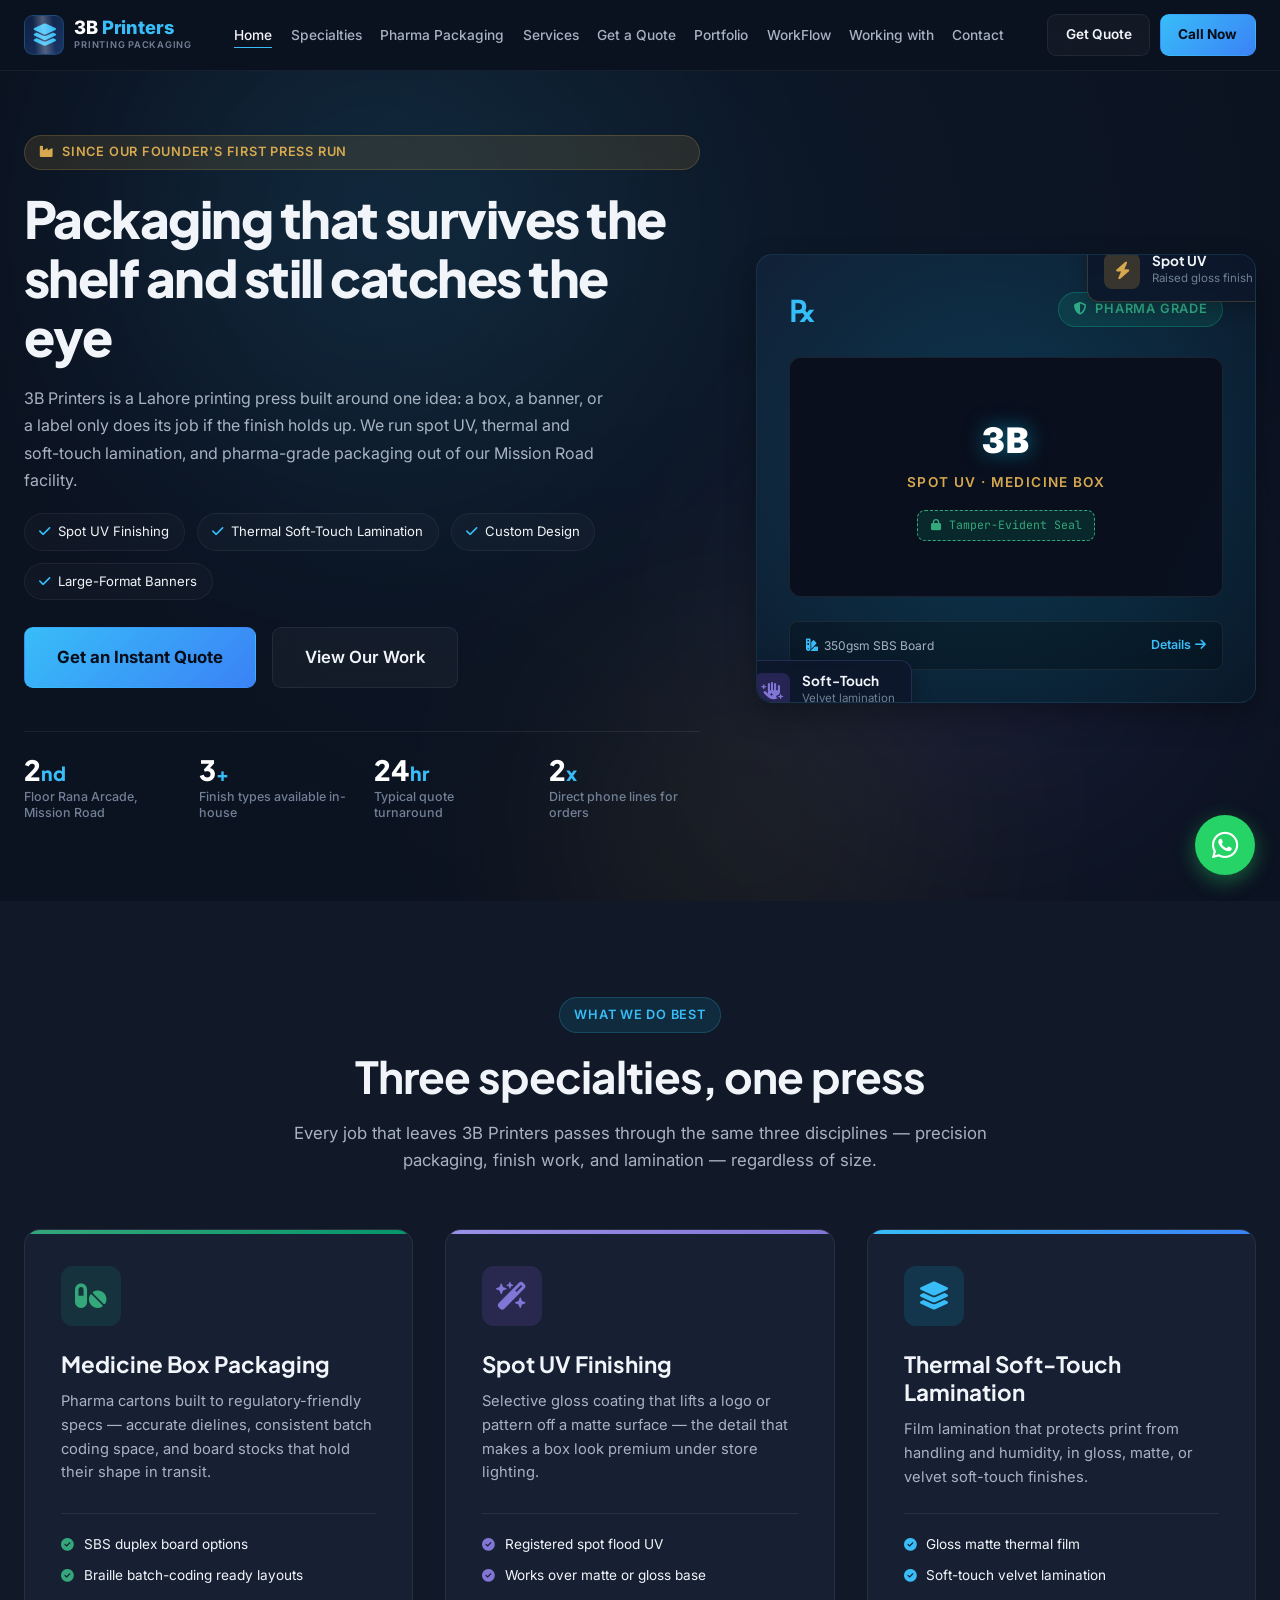
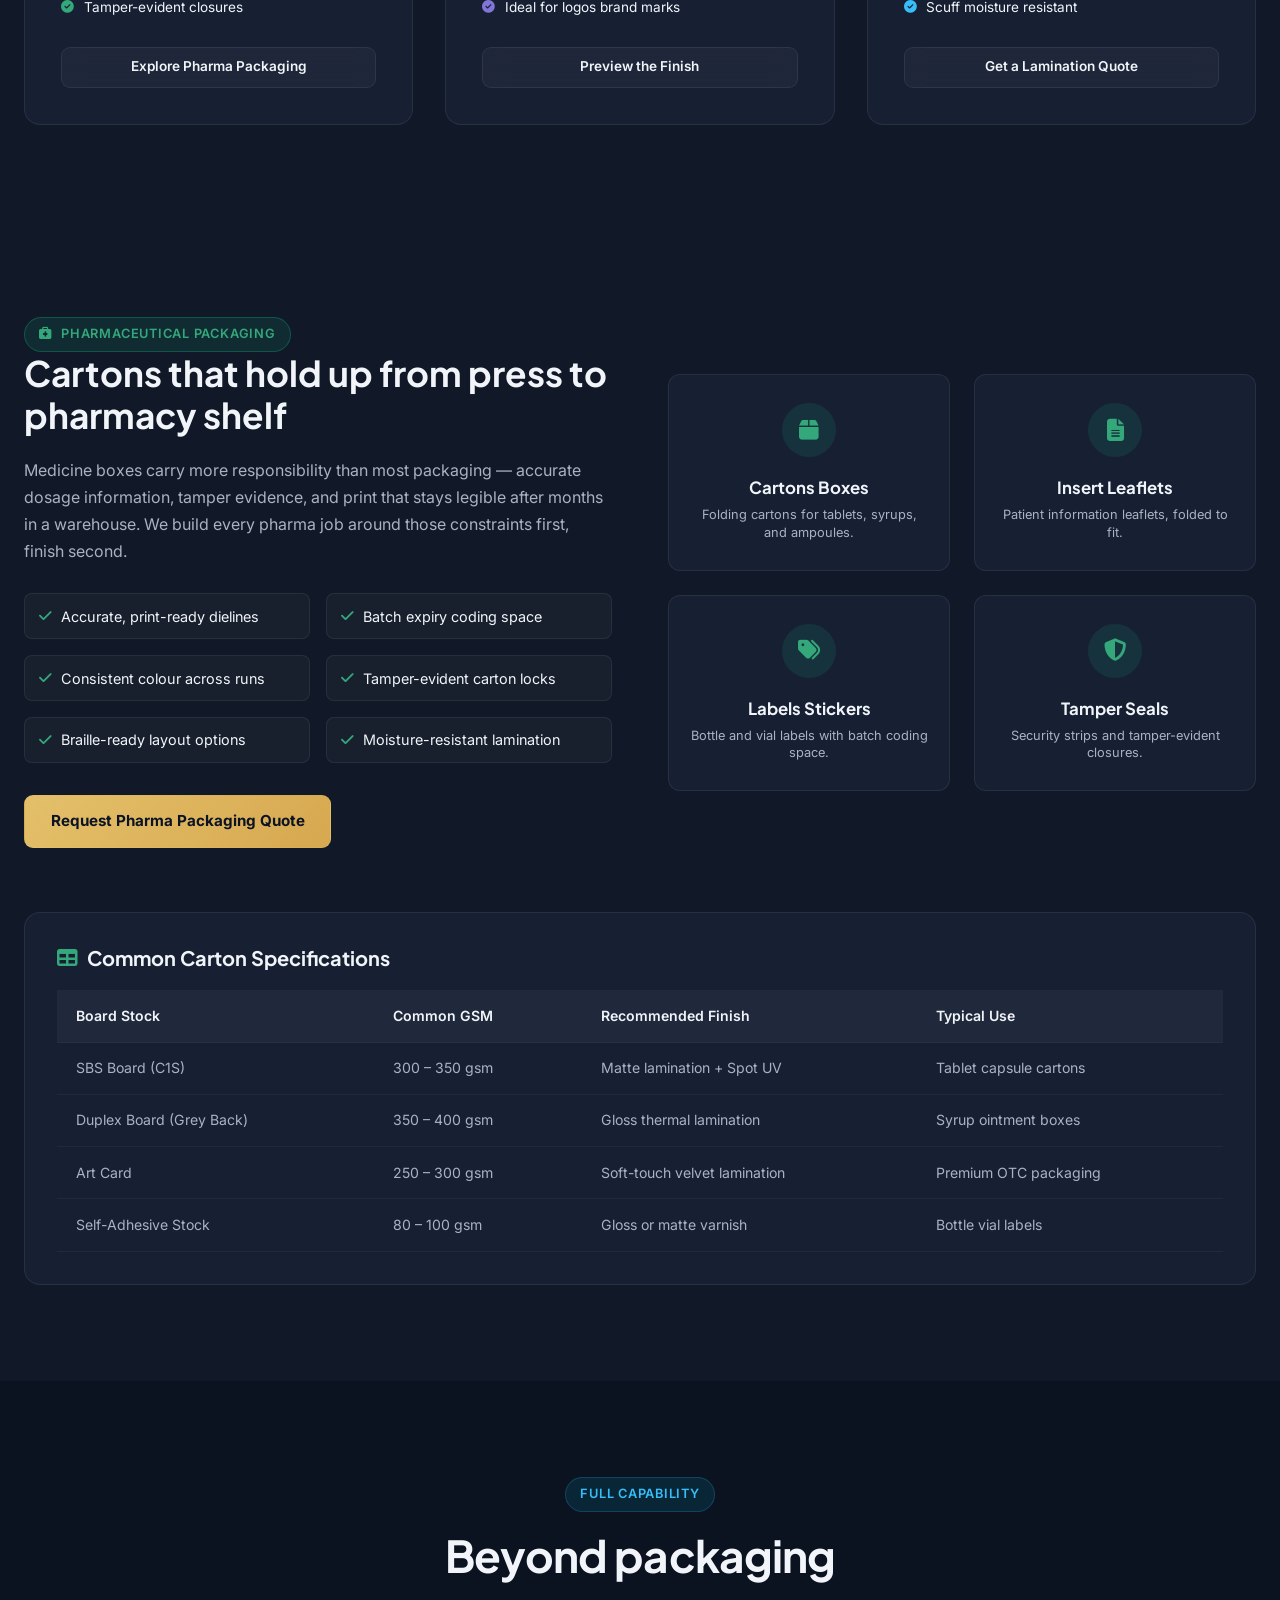
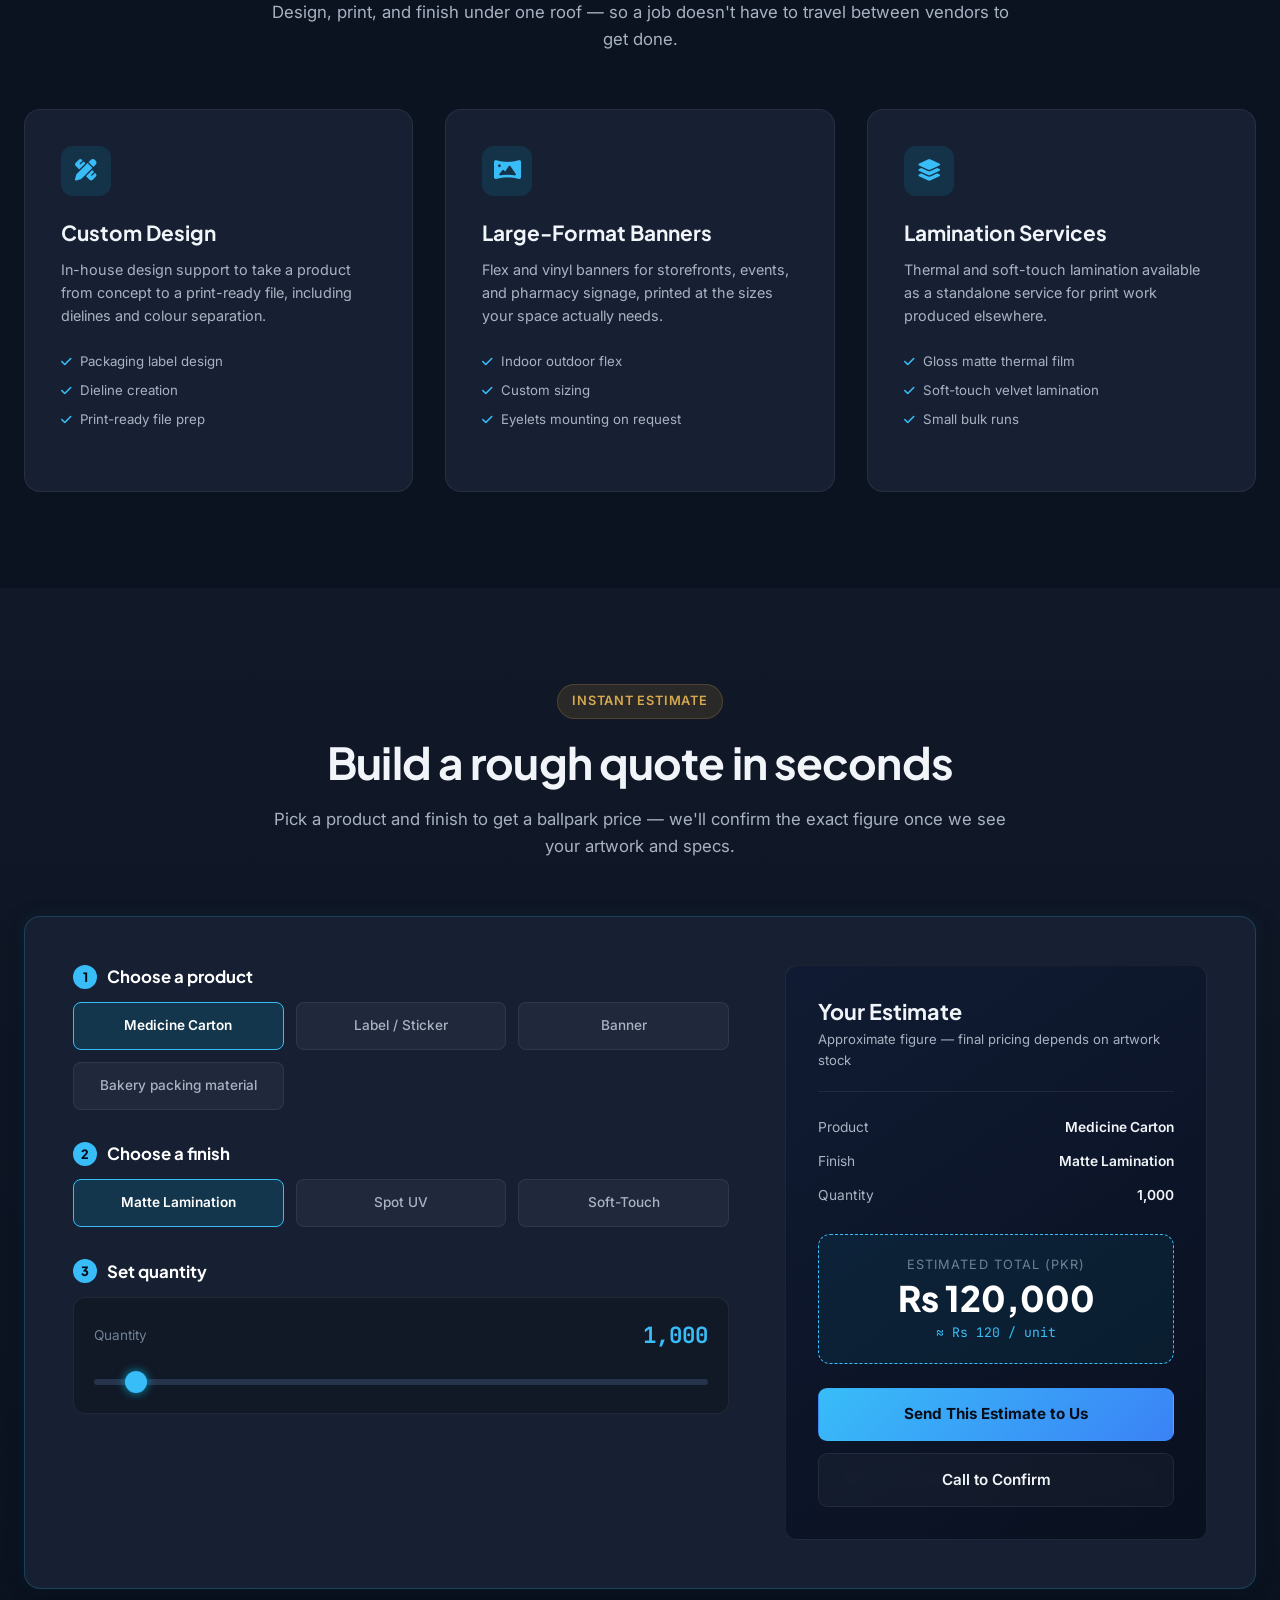
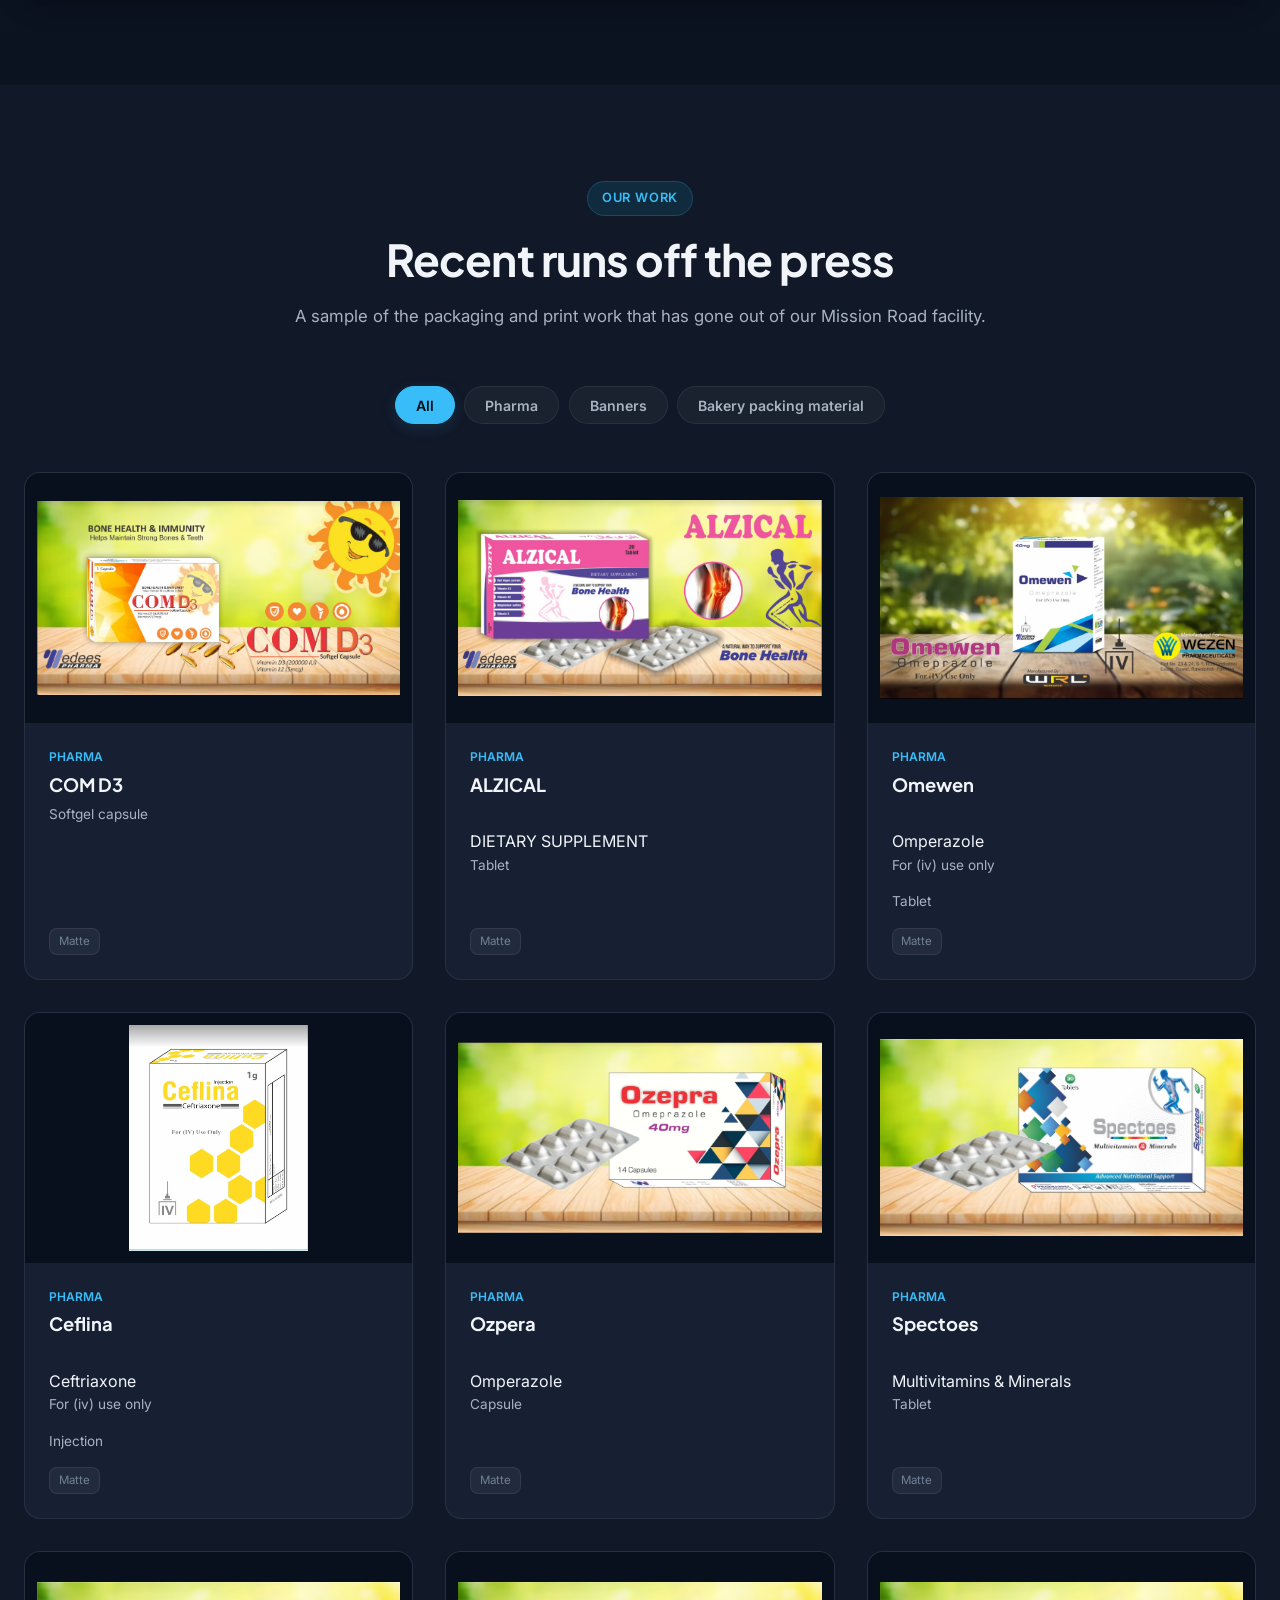
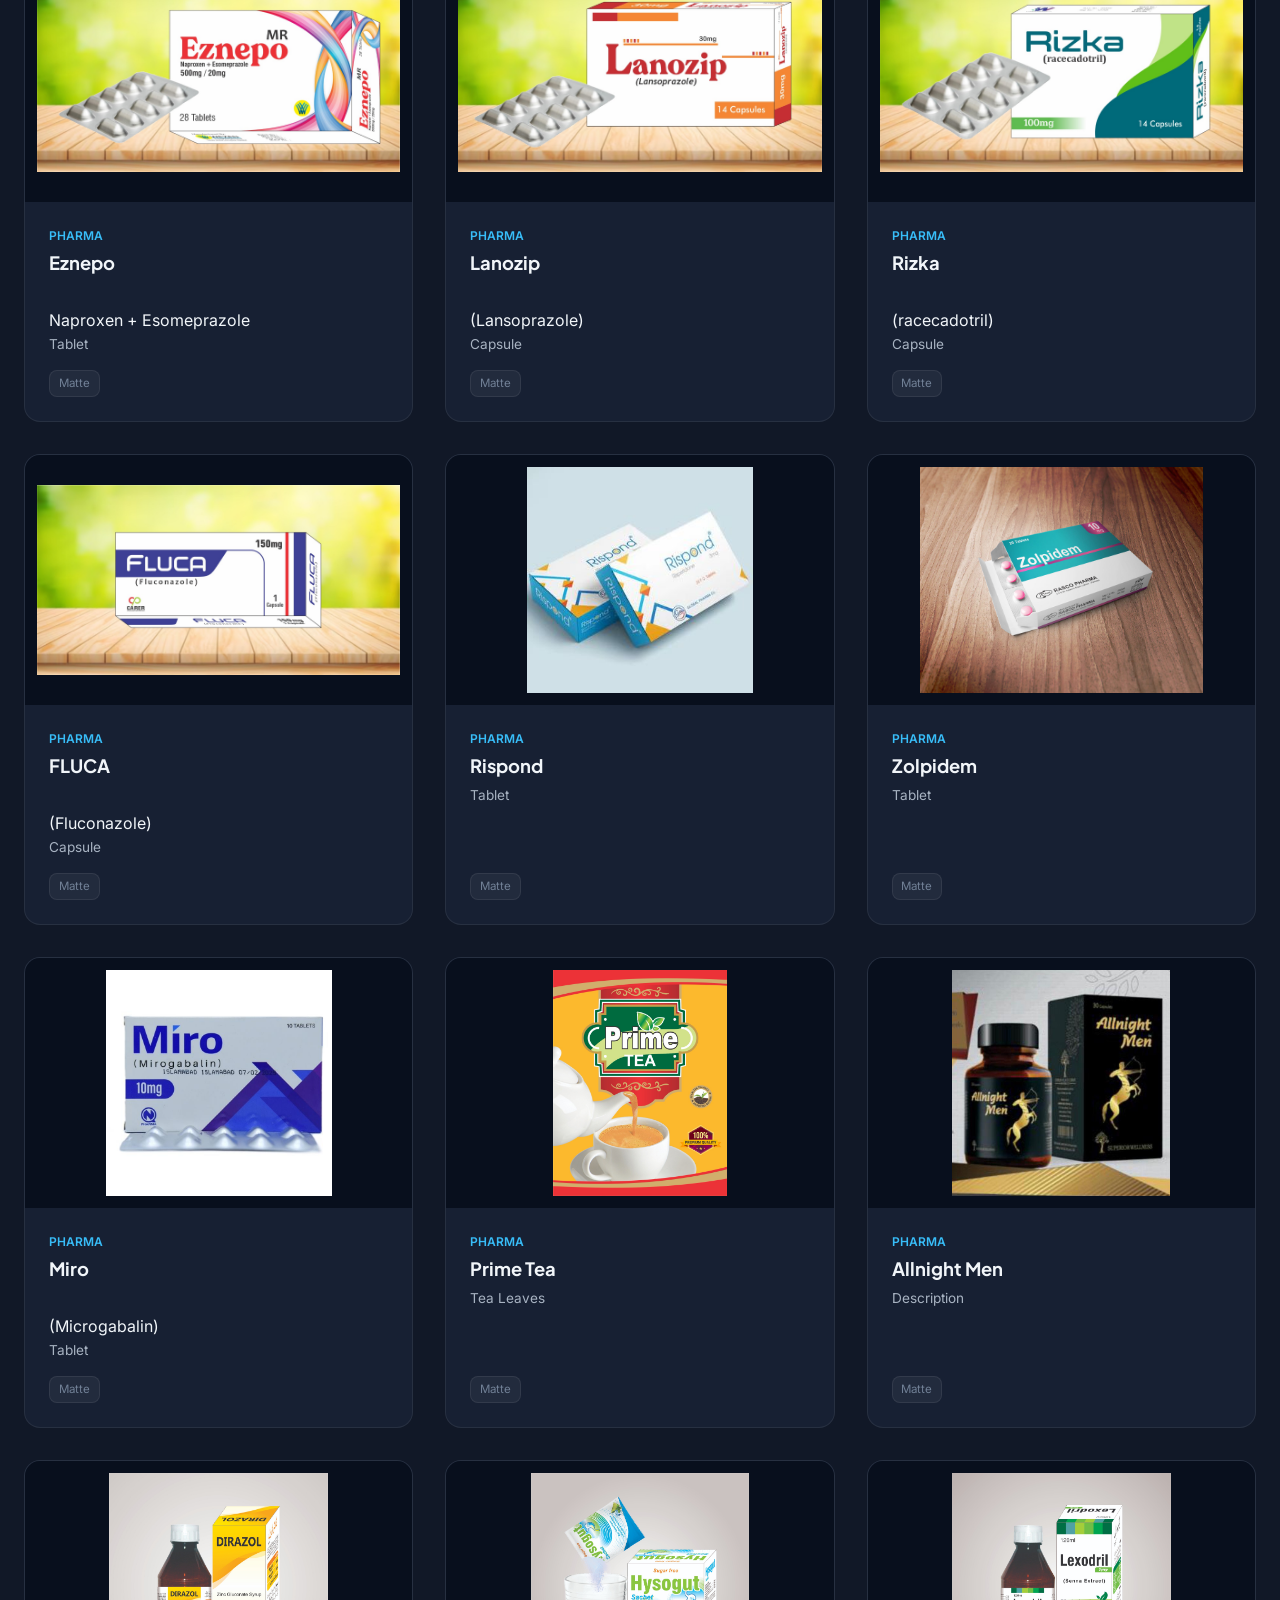
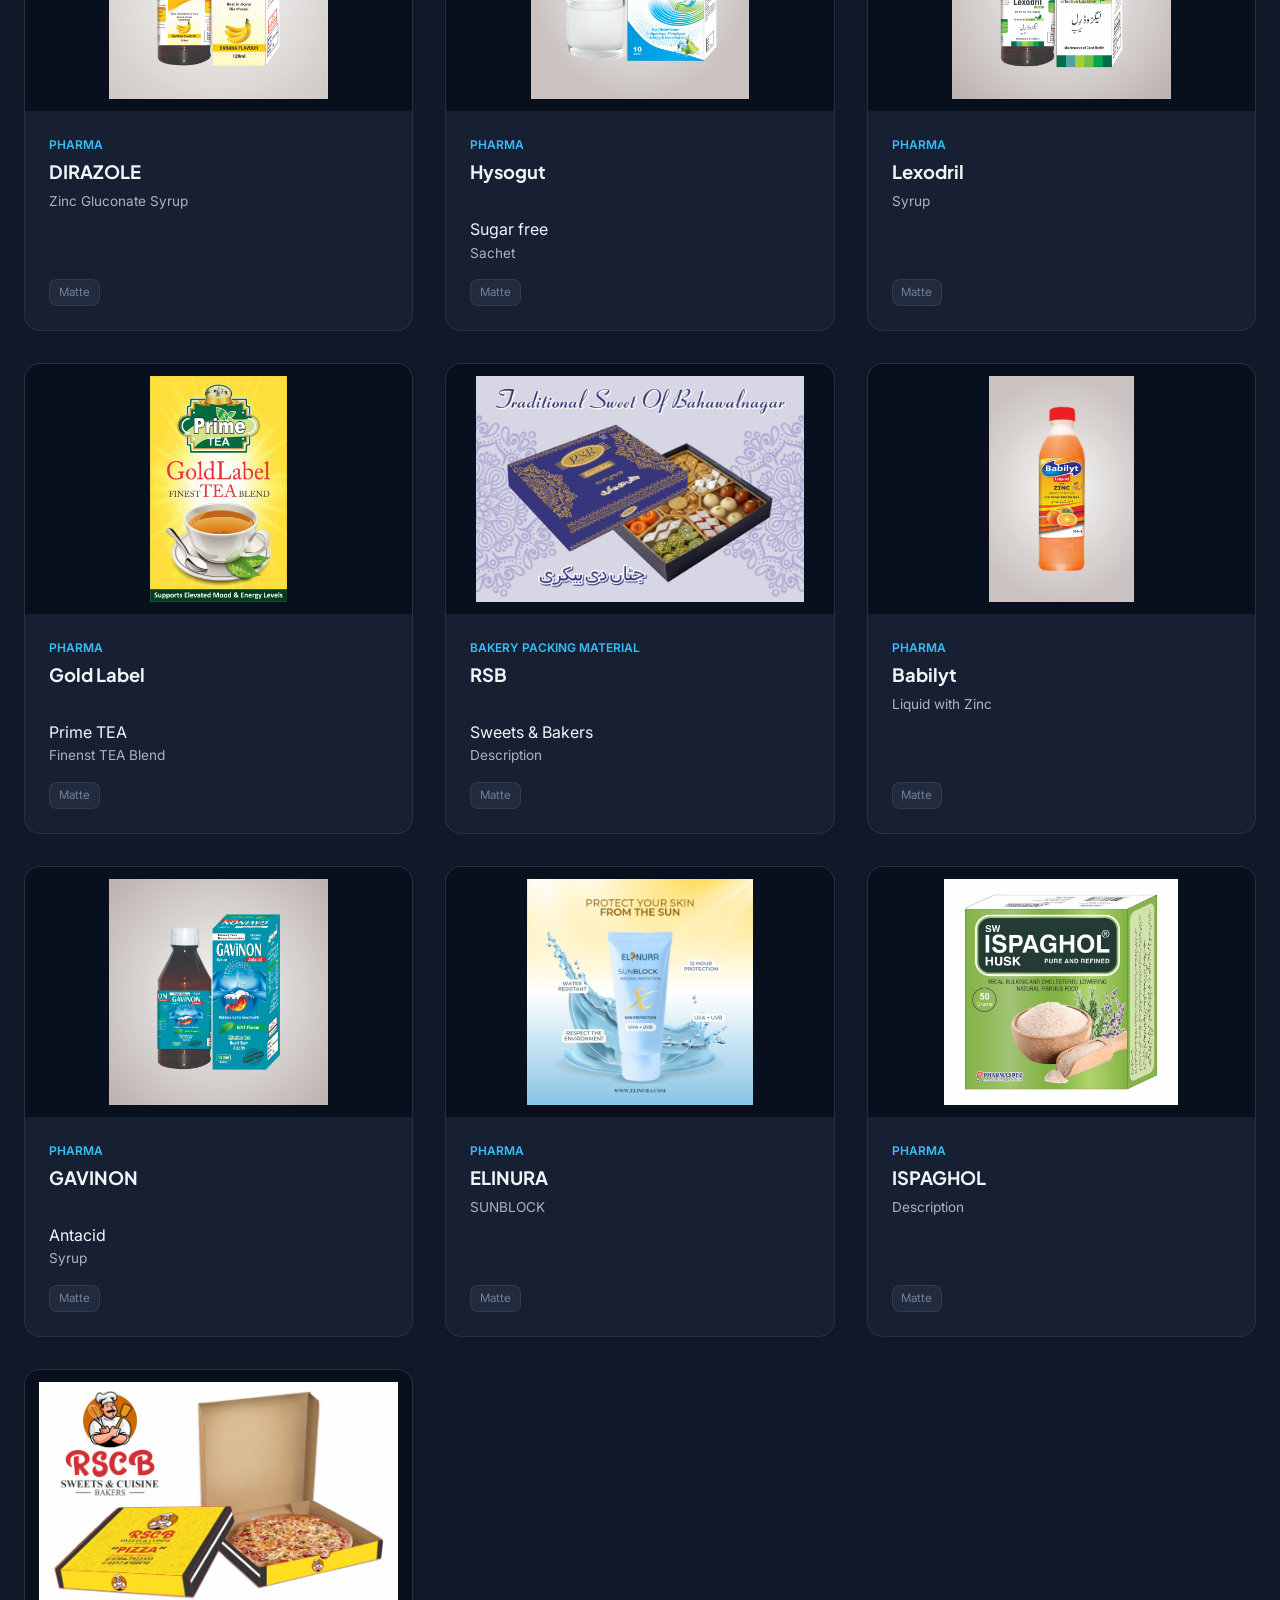
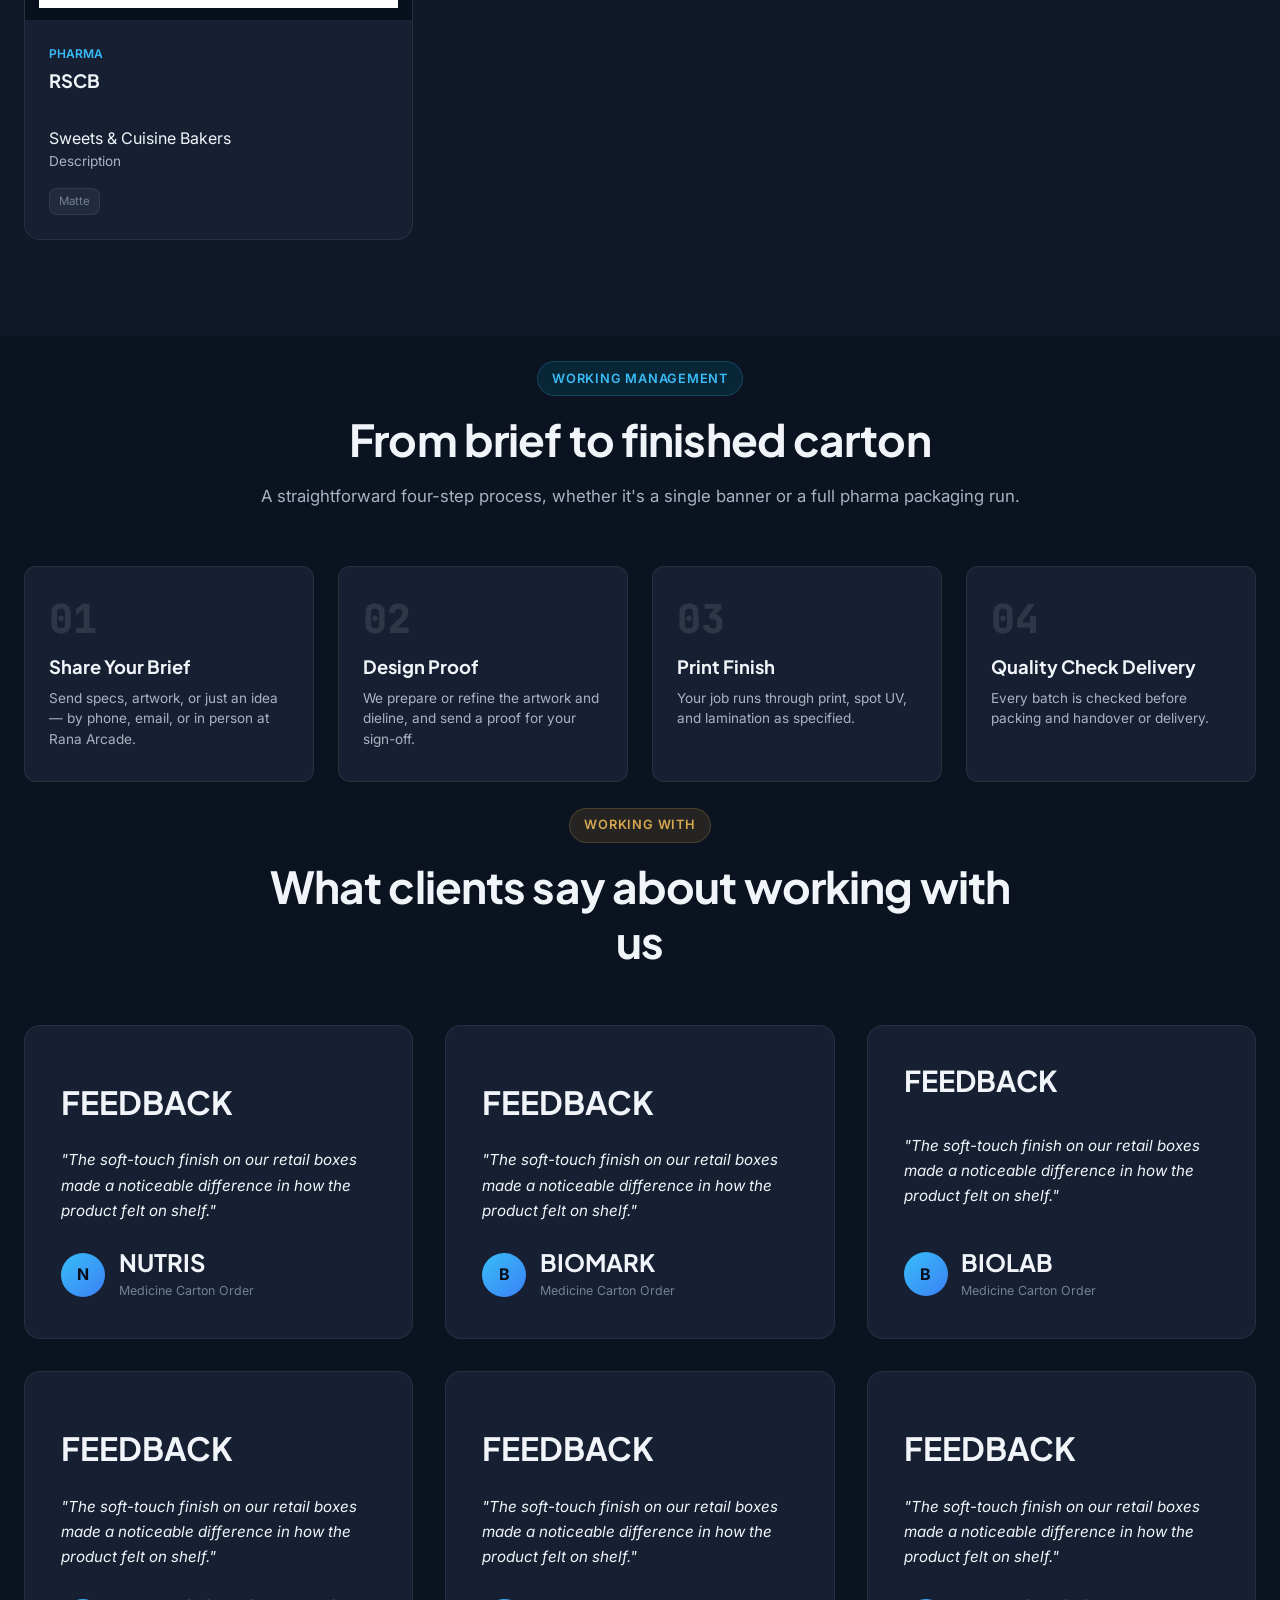
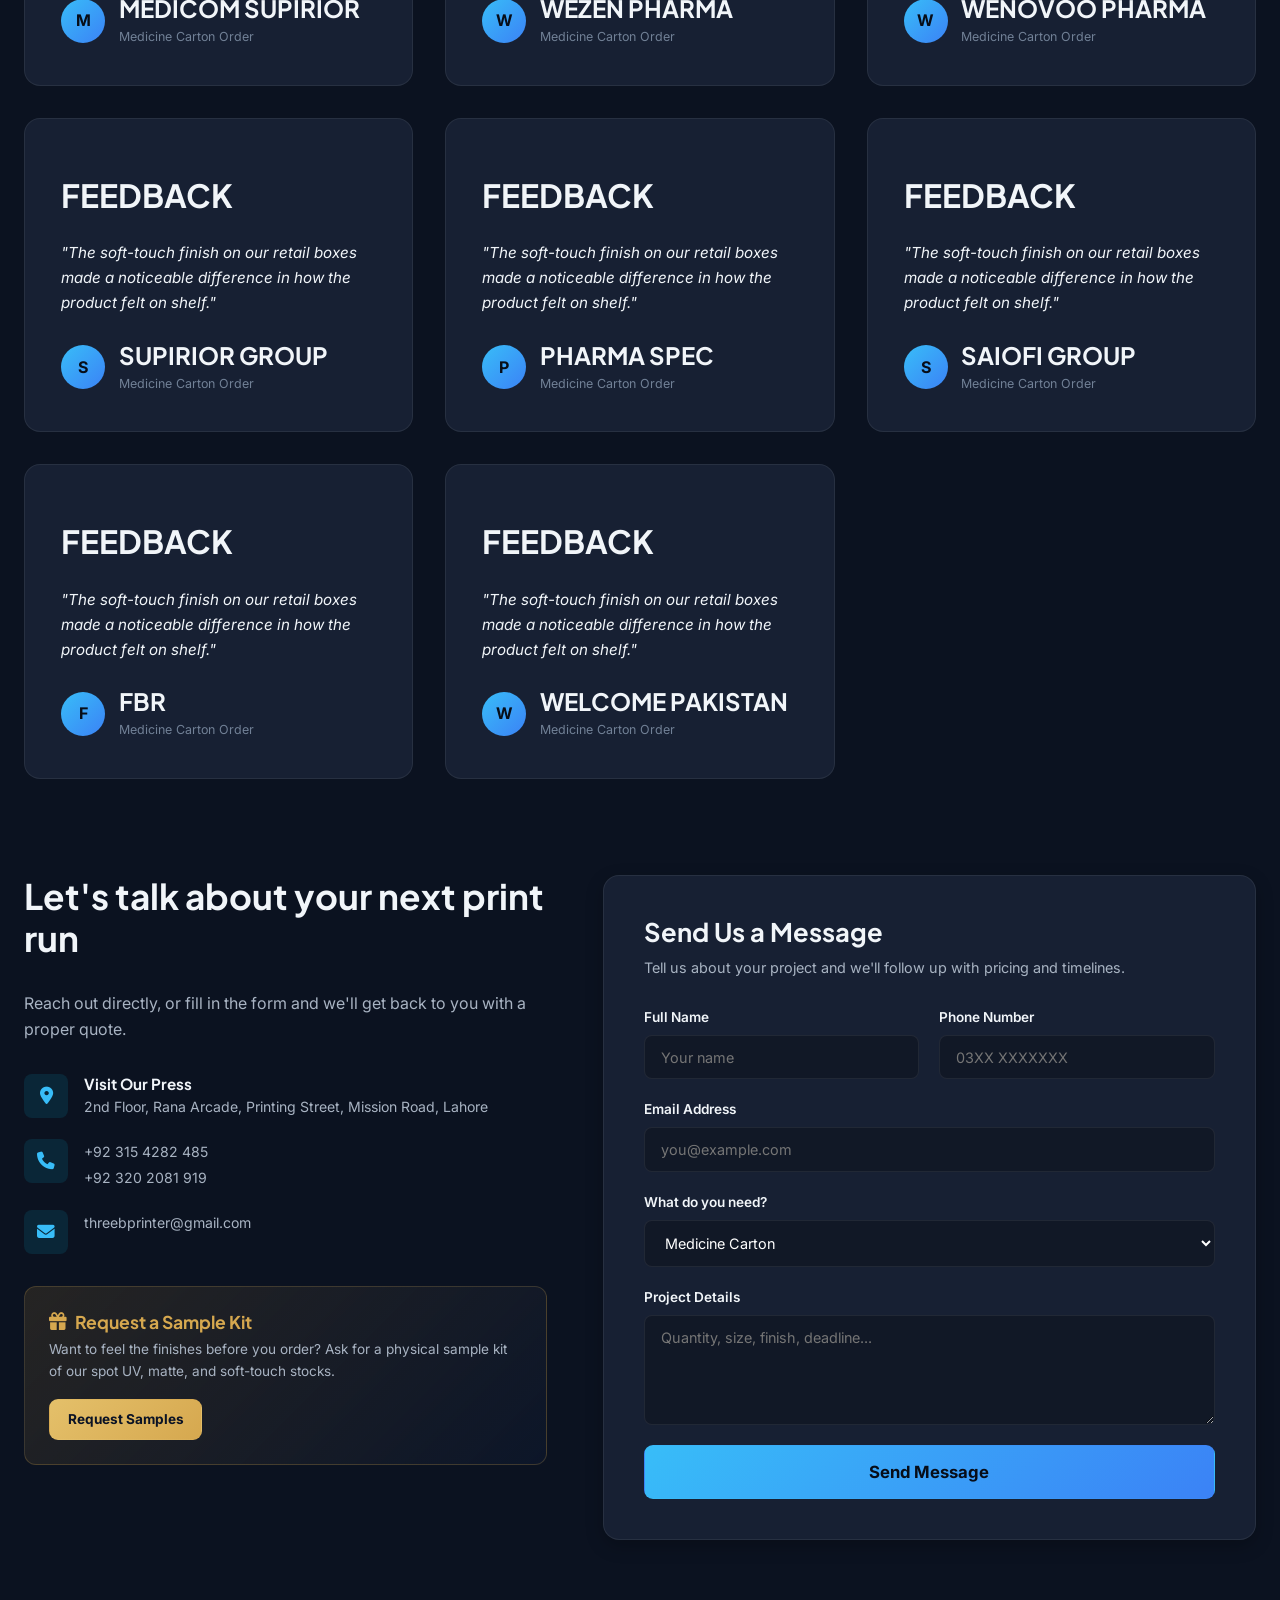
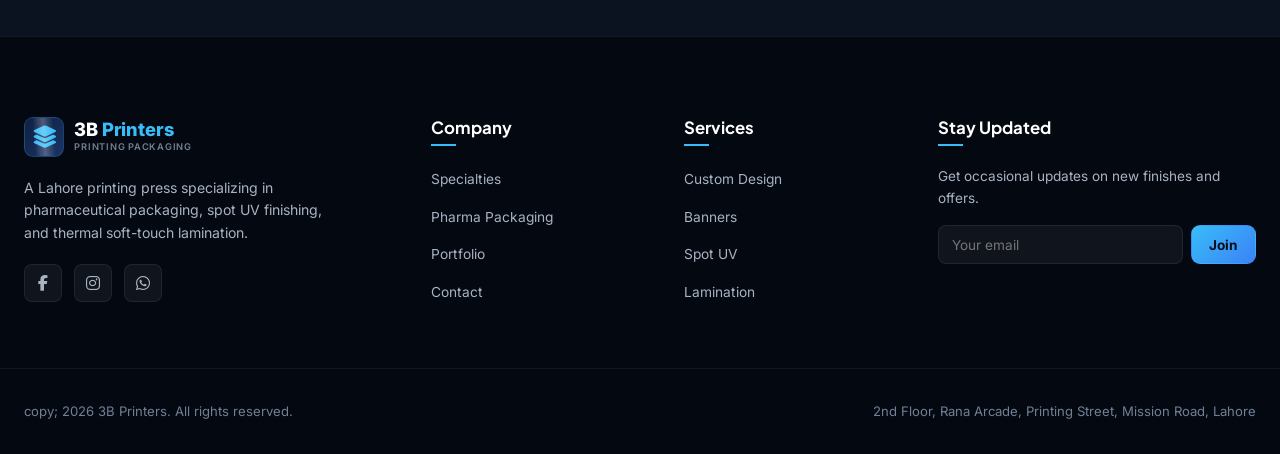
<file: buisness.html>
<!DOCTYPE html>
<html lang="en">

<head>
    <meta charset="UTF-8">
    <meta name="viewport" content="width=device-width, initial-scale=1.0">
    <title>3B Printers | Medicine Boxes, Spot UV Lamination Specialists</title>
    <meta name="description"
        content="3B Printers — Lahore-based printing press specializing in pharmaceutical packaging, spot UV finishing, thermal soft-touch lamination, and custom banners.">
    <link rel="preconnect" href="https://fonts.googleapis.com">
    <link rel="stylesheet" href="https://cdnjs.cloudflare.com/ajax/libs/font-awesome/6.5.1/css/all.min.css">
    <link rel="stylesheet" href="style.css">
</head>

<body>

    <!-- ============================== TOP BAR ============================== -->
    <div class="top-bar">
        <div class="container top-bar-inner">
            <div class="top-bar-highlight">
                <i class="fa-solid fa-star"></i>
                <span>Trusted by pharmaceutical retail brands across Lahore</span>
            </div>
            <div class="top-bar-contacts">
                <a href="tel:+923154282485"><i class="fa-solid fa-phone"></i> +92 315 4282 485</a>
                <a href="mailto:threebprinter@gmail.com"><i class="fa-solid fa-envelope"></i>
                    threebprinter@gmail.com</a>
            </div>
        </div>
    </div>

    <!-- ============================== HEADER ============================== -->
    <header class="site-header" id="siteHeader">
        <div class="container navbar">
            <a href="#home" class="brand-logo">
                <div class="logo-icon"><i class="fa-solid fa-layer-group"></i></div>
                <div class="logo-text">
                    <span class="logo-title">3B <span>Printers</span></span>
                    <span class="logo-subtitle">Printing Packaging</span>
                </div>
            </a>

            <ul class="nav-menu" id="navMenu">
                <li><a href="#home" class="nav-link active">Home</a></li>
                <li><a href="#specialties" class="nav-link">Specialties</a></li>
                <li><a href="#pharma" class="nav-link">Pharma Packaging</a></li>
                <li><a href="#services" class="nav-link">Services</a></li>
                <li><a href="#quote" class="nav-link">Get a Quote</a></li>
                <li><a href="#portfolio" class="nav-link">Portfolio</a></li>
                <li><a href="#workflow" class="nav-link">WorkFlow</a></li>
                <li><a href="#working with" class="nav-link">Working with</a></li>
                <li><a href="#contact" class="nav-link">Contact</a></li>
            </ul>

            <div class="nav-actions">
                <a href="#quote" class="btn btn-secondary btn-sm">Get Quote</a>
                <a href="tel:+923154282485" class="btn btn-primary btn-sm">Call Now</a>
                <button class="mobile-toggle" id="mobileToggle" aria-label="Toggle navigation">
                    <i class="fa-solid fa-bars"></i>
                </button>
            </div>
        </div>
    </header>

    <!-- ============================== HERO ============================== -->
    <section class="hero-section" id="home">
        <div class="hero-bg-shapes">
            <div class="glow-circle glow-1"></div>
            <div class="glow-circle glow-2"></div>
            <div class="glow-circle glow-3"></div>
        </div>

        <div class="container hero-grid">
            <div class="hero-content">
                <span class="badge badge-gold"><i class="fa-solid fa-industry"></i> Since our founder's first press
                    run</span>
                <h1 class="hero-title">Packaging that survives the shelf and still catches the eye</h1>
                <p class="hero-description">3B Printers is a Lahore printing press built around one idea: a box, a
                    banner, or a label only does its job if the finish holds up. We run spot UV, thermal and soft-touch
                    lamination, and pharma-grade packaging out of our Mission Road facility.</p>

                <div class="hero-features-chips">
                    <div class="feature-chip"><i class="fa-solid fa-check"></i> Spot UV Finishing</div>
                    <div class="feature-chip"><i class="fa-solid fa-check"></i> Thermal Soft-Touch Lamination
                    </div>
                    <div class="feature-chip"><i class="fa-solid fa-check"></i> Custom Design</div>
                    <div class="feature-chip"><i class="fa-solid fa-check"></i> Large-Format Banners</div>
                </div>

                <div class="hero-cta-group">
                    <a href="#quote" class="btn btn-primary btn-lg">Get an Instant Quote</a>
                    <a href="#portfolio" class="btn btn-secondary btn-lg">View Our Work</a>
                </div>

                <div class="hero-stats-row">
                    <div class="hero-stat-item">
                        <h3>2<span>nd</span></h3>
                        <p>Floor Rana Arcade, Mission Road</p>
                    </div>
                    <div class="hero-stat-item">
                        <h3>3<span>+</span></h3>
                        <p>Finish types available in-house</p>
                    </div>
                    <div class="hero-stat-item">
                        <h3>24<span>hr</span></h3>
                        <p>Typical quote turnaround</p>
                    </div>
                    <div class="hero-stat-item">
                        <h3>2<span>x</span></h3>
                        <p>Direct phone lines for orders</p>
                    </div>
                </div>
            </div>

            <div class="hero-visual-wrapper">
                <div class="interactive-pack-card" id="heroCard">
                    <div class="pack-card-header">
                        <span class="rx-symbol">℞</span>
                        <span class="badge badge-pharma"><i class="fa-solid fa-shield-halved"></i> Pharma Grade</span>
                    </div>

                    <div class="pack-card-body">
                        <div class="box-mockup-frame">
                            <div class="uv-shine-layer"></div>
                            <div class="box-brand-mark">3B</div>
                            <div class="box-title-desc">Spot UV · Medicine Box</div>
                            <div class="box-security-strip"><i class="fa-solid fa-lock"></i> Tamper-Evident Seal</div>
                        </div>

                        <div class="pack-card-footer">
                            <span class="card-tag"><i class="fa-solid fa-swatchbook"></i> 350gsm SBS Board</span>
                            <span class="card-cta-btn">Details <i class="fa-solid fa-arrow-right"></i></span>
                        </div>
                    </div>

                    <div class="hero-floating-badge badge-top">
                        <div class="badge-icon-box"><i class="fa-solid fa-bolt"></i></div>
                        <div class="badge-text-box">
                            <h4>Spot UV</h4>
                            <p>Raised gloss finish</p>
                        </div>
                    </div>

                    <div class="hero-floating-badge badge-bottom">
                        <div class="badge-icon-box"><i class="fa-solid fa-hand-sparkles"></i></div>
                        <div class="badge-text-box">
                            <h4>Soft-Touch</h4>
                            <p>Velvet lamination</p>
                        </div>
                    </div>
                </div>
            </div>
        </div>
    </section>

    <!-- ============================== SPECIALTIES ============================== -->
    <section class="specialties-section" id="specialties">
        <div class="container">
            <div class="section-header">
                <span class="badge">What We Do Best</span>
                <h2>Three specialties, one press</h2>
                <p>Every job that leaves 3B Printers passes through the same three disciplines — precision packaging,
                    finish work, and lamination — regardless of size.</p>
            </div>

            <div class="specialties-grid">
                <div class="specialty-card card-pharma">
                    <div class="specialty-icon-wrapper"><i class="fa-solid fa-pills"></i></div>
                    <h3>Medicine Box Packaging</h3>
                    <p>Pharma cartons built to regulatory-friendly specs — accurate dielines, consistent batch coding
                        space, and board stocks that hold their shape in transit.</p>
                    <ul class="specialty-specs-list">
                        <li><i class="fa-solid fa-circle-check"></i> SBS duplex board options</li>
                        <li><i class="fa-solid fa-circle-check"></i> Braille batch-coding ready layouts</li>
                        <li><i class="fa-solid fa-circle-check"></i> Tamper-evident closures</li>
                    </ul>
                    <a href="#pharma" class="btn btn-secondary btn-sm">Explore Pharma Packaging</a>
                </div>

                <div class="specialty-card card-uv">
                    <div class="specialty-icon-wrapper"><i class="fa-solid fa-wand-magic-sparkles"></i></div>
                    <h3>Spot UV Finishing</h3>
                    <p>Selective gloss coating that lifts a logo or pattern off a matte surface — the detail that makes
                        a box look premium under store lighting.</p>
                    <ul class="specialty-specs-list">
                        <li><i class="fa-solid fa-circle-check"></i> Registered spot flood UV</li>
                        <li><i class="fa-solid fa-circle-check"></i> Works over matte or gloss base</li>
                        <li><i class="fa-solid fa-circle-check"></i> Ideal for logos brand marks</li>
                    </ul>
                    <a href="#portfolio" class="btn btn-secondary btn-sm" data-jump-filter="spot-uv">Preview the
                        Finish</a>
                </div>

                <div class="specialty-card card-lam">
                    <div class="specialty-icon-wrapper"><i class="fa-solid fa-layer-group"></i></div>
                    <h3>Thermal Soft-Touch Lamination</h3>
                    <p>Film lamination that protects print from handling and humidity, in gloss, matte, or velvet
                        soft-touch finishes.</p>
                    <ul class="specialty-specs-list">
                        <li><i class="fa-solid fa-circle-check"></i> Gloss matte thermal film</li>
                        <li><i class="fa-solid fa-circle-check"></i> Soft-touch velvet lamination</li>
                        <li><i class="fa-solid fa-circle-check"></i> Scuff moisture resistant</li>
                    </ul>
                    <a href="#quote" class="btn btn-secondary btn-sm">Get a Lamination Quote</a>
                </div>
            </div>
        </div>
    </section>
    <!-- ============================== PHARMA PACKAGING HUB ============================== -->
    <section class="pharma-section" id="pharma">
        <div class="container">
            <div class="pharma-grid">
                <div class="pharma-info">
                    <span class="badge badge-pharma"><i class="fa-solid fa-briefcase-medical"></i> Pharmaceutical
                        Packaging</span>
                    <h3>Cartons that hold up from press to pharmacy shelf</h3>
                    <p>Medicine boxes carry more responsibility than most packaging — accurate dosage information,
                        tamper evidence, and print that stays legible after months in a warehouse. We build every pharma
                        job around those constraints first, finish second.</p>

                    <ul class="pharma-checklist">
                        <li><i class="fa-solid fa-check"></i> Accurate, print-ready dielines</li>
                        <li><i class="fa-solid fa-check"></i> Batch expiry coding space</li>
                        <li><i class="fa-solid fa-check"></i> Consistent colour across runs</li>
                        <li><i class="fa-solid fa-check"></i> Tamper-evident carton locks</li>
                        <li><i class="fa-solid fa-check"></i> Braille-ready layout options</li>
                        <li><i class="fa-solid fa-check"></i> Moisture-resistant lamination</li>
                    </ul>

                    <a href="#quote" class="btn btn-gold">Request Pharma Packaging Quote</a>
                </div>

                <div class="pharma-categories-grid" style="grid-template-columns: 1fr 1fr;">
                    <div class="pharma-cat-card">
                        <div class="cat-icon-circle"><i class="fa-solid fa-box"></i></div>
                        <h4>Cartons Boxes</h4>
                        <p>Folding cartons for tablets, syrups, and ampoules.</p>
                    </div>
                    <div class="pharma-cat-card">
                        <div class="cat-icon-circle"><i class="fa-solid fa-file-lines"></i></div>
                        <h4>Insert Leaflets</h4>
                        <p>Patient information leaflets, folded to fit.</p>
                    </div>
                    <div class="pharma-cat-card">
                        <div class="cat-icon-circle"><i class="fa-solid fa-tags"></i></div>
                        <h4>Labels Stickers</h4>
                        <p>Bottle and vial labels with batch coding space.</p>
                    </div>
                    <div class="pharma-cat-card">
                        <div class="cat-icon-circle"><i class="fa-solid fa-shield-halved"></i></div>
                        <h4>Tamper Seals</h4>
                        <p>Security strips and tamper-evident closures.</p>
                    </div>
                </div>
            </div>

            <div class="pharma-specs-table-box">
                <h4><i class="fa-solid fa-table"></i> Common Carton Specifications</h4>
                <table class="specs-table">
                    <thead>
                        <tr>
                            <th>Board Stock</th>
                            <th>Common GSM</th>
                            <th>Recommended Finish</th>
                            <th>Typical Use</th>
                        </tr>
                    </thead>
                    <tbody>
                        <tr>
                            <td>SBS Board (C1S)</td>
                            <td>300 – 350 gsm</td>
                            <td>Matte lamination + Spot UV</td>
                            <td>Tablet capsule cartons</td>
                        </tr>
                        <tr>
                            <td>Duplex Board (Grey Back)</td>
                            <td>350 – 400 gsm</td>
                            <td>Gloss thermal lamination</td>
                            <td>Syrup ointment boxes</td>
                        </tr>
                        <tr>
                            <td>Art Card</td>
                            <td>250 – 300 gsm</td>
                            <td>Soft-touch velvet lamination</td>
                            <td>Premium OTC packaging</td>
                        </tr>
                        <tr>
                            <td>Self-Adhesive Stock</td>
                            <td>80 – 100 gsm</td>
                            <td>Gloss or matte varnish</td>
                            <td>Bottle vial labels</td>
                        </tr>
                    </tbody>
                </table>
            </div>
        </div>
    </section>

    <!-- ============================== SERVICES ============================== -->
    <section class="services-section" id="services">
        <div class="container">
            <div class="section-header">
                <span class="badge">Full Capability</span>
                <h2>Beyond packaging</h2>
                <p>Design, print, and finish under one roof — so a job doesn't have to travel between vendors to get
                    done.</p>
            </div>

            <div class="services-grid">
                <div class="service-box">
                    <div class="service-box-header">
                        <div class="service-icon"><i class="fa-solid fa-pen-ruler"></i></div>
                    </div>
                    <h3>Custom Design</h3>
                    <p>In-house design support to take a product from concept to a print-ready file, including dielines
                        and colour separation.</p>
                    <ul class="service-features">
                        <li><i class="fa-solid fa-check"></i> Packaging label design</li>
                        <li><i class="fa-solid fa-check"></i> Dieline creation</li>
                        <li><i class="fa-solid fa-check"></i> Print-ready file prep</li>
                    </ul>
                </div>

                <div class="service-box">
                    <div class="service-box-header">
                        <div class="service-icon"><i class="fa-solid fa-panorama"></i></div>
                    </div>
                    <h3>Large-Format Banners</h3>
                    <p>Flex and vinyl banners for storefronts, events, and pharmacy signage, printed at the sizes your
                        space actually needs.</p>
                    <ul class="service-features">
                        <li><i class="fa-solid fa-check"></i> Indoor outdoor flex</li>
                        <li><i class="fa-solid fa-check"></i> Custom sizing</li>
                        <li><i class="fa-solid fa-check"></i> Eyelets mounting on request</li>
                    </ul>
                </div>

                <div class="service-box">
                    <div class="service-box-header">
                        <div class="service-icon"><i class="fa-solid fa-layer-group"></i></div>
                    </div>
                    <h3>Lamination Services</h3>
                    <p>Thermal and soft-touch lamination available as a standalone service for print work produced
                        elsewhere.</p>
                    <ul class="service-features">
                        <li><i class="fa-solid fa-check"></i> Gloss matte thermal film</li>
                        <li><i class="fa-solid fa-check"></i> Soft-touch velvet lamination</li>
                        <li><i class="fa-solid fa-check"></i> Small bulk runs</li>
                    </ul>
                </div>
            </div>
        </div>
    </section>

    <!-- ============================== QUOTE ESTIMATOR ============================== -->
    <section class="quote-section" id="quote">
        <div class="container">
            <div class="section-header">
                <span class="badge badge-gold">Instant Estimate</span>
                <h2>Build a rough quote in seconds</h2>
                <p>Pick a product and finish to get a ballpark price — we'll confirm the exact figure once we see your
                    artwork and specs.</p>
            </div>

            <div class="quote-calculator-container">
                <div class="calc-steps">
                    <div class="calc-step-group">
                        <h4><span>1</span> Choose a product</h4>
                        <div class="calc-pill-grid">
                            <div class="calc-pill">
                                <input type="radio" name="product" id="prod-carton" value="120" checked>
                                <label for="prod-carton">Medicine Carton</label>
                            </div>
                            <div class="calc-pill">
                                <input type="radio" name="product" id="prod-label" value="15">
                                <label for="prod-label">Label / Sticker</label>
                            </div>
                            <div class="calc-pill">
                                <input type="radio" name="product" id="prod-banner" value="450">
                                <label for="prod-banner">Banner</label>
                            </div>
                            <div class="calc-pill">
                                <input type="radio" name="product" id="prod-Bakery packing material" value="450">
                                <label for="prod-Bakery packing material">Bakery packing material</label>
                            </div>
                            <div class="calc-pill">
                                <input type="radio" name="product" id="prod-label" value="15">
                            </div>
                        </div>
                    </div>

                    <div class="calc-step-group">
                        <h4><span>2</span> Choose a finish</h4>
                        <div class="calc-pill-grid">
                            <div class="calc-pill">
                                <input type="radio" name="finish" id="fin-matte" value="0" checked>
                                <label for="fin-matte">Matte Lamination</label>
                            </div>
                            <div class="calc-pill">
                                <input type="radio" name="finish" id="fin-uv" value="35">
                                <label for="fin-uv">Spot UV</label>
                            </div>
                            <div class="calc-pill">
                                <input type="radio" name="finish" id="fin-soft" value="45">
                                <label for="fin-soft">Soft-Touch</label>
                            </div>
                        </div>
                    </div>

                    <div class="calc-step-group">
                        <h4><span>3</span> Set quantity</h4>
                        <div class="slider-control-box">
                            <div class="slider-val-display">
                                <span>Quantity</span>
                                <strong id="qtyDisplay">1,000</strong>
                            </div>
                            <input type="range" class="range-slider" id="qtySlider" min="500" max="10000" step="500"
                                value="1000">
                        </div>
                    </div>
                </div>

                <div class="quote-summary-panel">
                    <div class="summary-header">
                        <h3>Your Estimate</h3>
                        <p>Approximate figure — final pricing depends on artwork stock</p>
                    </div>

                    <div class="summary-spec-list">
                        <div class="spec-row"><span>Product</span><span id="summaryProduct">Medicine Carton</span></div>
                        <div class="spec-row"><span>Finish</span><span id="summaryFinish">Matte Lamination</span></div>
                        <div class="spec-row"><span>Quantity</span><span id="summaryQty">1,000</span></div>
                    </div>

                    <div class="price-estimate-box">
                        <span>Estimated Total (PKR)</span>
                        <div class="est-price" id="estTotal">Rs 120,000</div>
                        <div class="per-unit" id="estPerUnit">≈ Rs 120.00 / unit</div>
                    </div>

                    <div class="quote-action-buttons">
                        <a href="#contact" class="btn btn-primary">Send This Estimate to Us</a>
                        <a href="tel:+923154282485" class="btn btn-secondary">Call to Confirm</a>
                    </div>
                </div>
            </div>
        </div>
    </section>

    <!-- ============================== PORTFOLIO ============================== -->
    <section class="portfolio-section" id="portfolio">
        <div class="container">
            <div class="section-header">
                <span class="badge">Our Work</span>
                <h2>Recent runs off the press</h2>
                <p>A sample of the packaging and print work that has gone out of our Mission Road facility.</p>
            </div>

            <div class="portfolio-filters">
                <button class="filter-btn active" data-filter="all">All</button>
                <button class="filter-btn" data-filter="pharma">Pharma</button>
                <button class="filter-btn" data-filter="banners">Banners</button>
                <button class="filter-btn" data-filter="bakery packing material">Bakery packing material</button>
            </div>

            <div class="portfolio-grid">
                <div class="portfolio-card" data-category="pharma">
                    <div class="portfolio-card-img">
                        <img src="comd3.png" alt="COM D3" loading="lazy">
                        <div class="portfolio-overlay"></div>
                    </div>
                    <div class="portfolio-card-info">
                        <span class="item-tag">Pharma</span>
                        <h4>COM D3</h4>
                        <p>Softgel capsule</p>
                        <div class="item-finishes">
                            <span class="finish-tag">Matte</span>
                        </div>
                    </div>
                </div>

                <div class="portfolio-card" data-category="pharma">
                    <div class="portfolio-card-img">
                        <img src="alzical.png" alt="Alzical" loading="lazy">
                        <div class="portfolio-overlay"></div>
                    </div>
                    <div class="portfolio-card-info">
                        <span class="item-tag">Pharma</span>
                        <h4>ALZICAL</h4><br>DIETARY SUPPLEMENT
                        <p>Tablet</p>
                        <div class="item-finishes">
                            <span class="finish-tag">Matte</span>
                        </div>
                    </div>
                </div>

                <div class="portfolio-card" data-category="pharma">
                    <div class="portfolio-card-img">
                        <img src="omewen.png" alt="Omewen" loading="lazy">
                        <div class="portfolio-overlay"></div>
                    </div>
                    <div class="portfolio-card-info">
                        <span class="item-tag">Pharma</span>
                        <h4>Omewen</h4><br>Omperazole
                        <p>For (iv) use only</p>
                        <p>Tablet</p>
                        <div class="item-finishes">
                            <span class="finish-tag">Matte</span>
                        </div>
                    </div>
                </div>

                <div class="portfolio-card" data-category="pharma">
                    <div class="portfolio-card-img">
                        <img src="ceflina.png" alt="Ceflina" loading="lazy">
                        <div class="portfolio-overlay"></div>
                    </div>
                    <div class="portfolio-card-info">
                        <span class="item-tag">Pharma</span>
                        <h4>Ceflina</h4><br>Ceftriaxone
                        <p>For (iv) use only</p>
                        <p>Injection</p>
                        <div class="item-finishes">
                            <span class="finish-tag">Matte</span>
                        </div>
                    </div>
                </div>

                <div class="portfolio-card" data-category="pharma">
                    <div class="portfolio-card-img">
                        <img src="ozpera.png" alt="Ozpera" loading="lazy">
                        <div class="portfolio-overlay"></div>
                    </div>
                    <div class="portfolio-card-info">
                        <span class="item-tag">Pharma</span>
                        <h4>Ozpera</h4><br>Omperazole
                        <p>Capsule</p>
                        <div class="item-finishes">
                            <span class="finish-tag">Matte</span>
                        </div>
                    </div>
                </div>

                <div class="portfolio-card" data-category="pharma">
                    <div class="portfolio-card-img">
                        <img src="spectoes.png" alt="Spectoes" loading="lazy">
                        <div class="portfolio-overlay"></div>
                    </div>
                    <div class="portfolio-card-info">
                        <span class="item-tag">Pharma</span>
                        <h4>Spectoes</h4><br>Multivitamins & Minerals
                        <p>Tablet</p>
                        <div class="item-finishes">
                            <span class="finish-tag">Matte</span>
                        </div>
                    </div>
                </div>

                <div class="portfolio-card" data-category="pharma">
                    <div class="portfolio-card-img">
                        <img src="eznepo.png" alt="Eznepo" loading="lazy">
                        <div class="portfolio-overlay"></div>
                    </div>
                    <div class="portfolio-card-info">
                        <span class="item-tag">Pharma</span>
                        <h4>Eznepo</h4><br>Naproxen + Esomeprazole
                        <p>Tablet</p>
                        <div class="item-finishes">
                            <span class="finish-tag">Matte</span>
                        </div>
                    </div>
                </div>

                <div class="portfolio-card" data-category="pharma">
                    <div class="portfolio-card-img">
                        <img src="lanozip.png" alt="Lanozip" loading="lazy">
                        <div class="portfolio-overlay"></div>
                    </div>
                    <div class="portfolio-card-info">
                        <span class="item-tag">Pharma</span>
                        <h4>Lanozip</h4><br>(Lansoprazole)
                        <p>Capsule</p>
                        <div class="item-finishes">
                            <span class="finish-tag">Matte</span>
                        </div>
                    </div>
                </div>

                <div class="portfolio-card" data-category="pharma">
                    <div class="portfolio-card-img">
                        <img src="rizka.png" alt="Rizka" loading="lazy">

                        <div class="portfolio-overlay"></div>
                    </div>
                    <div class="portfolio-card-info">
                        <span class="item-tag">Pharma</span>
                        <h4>Rizka</h4><br>(racecadotril)
                        <p>Capsule</p>
                        <div class="item-finishes">
                            <span class="finish-tag">Matte</span>
                        </div>
                    </div>
                </div>

                <div class="portfolio-card" data-category="pharma">
                    <div class="portfolio-card-img">
                        <img src="fluca.png" alt="FLUCA" loading="lazy">

                        <div class="portfolio-overlay"></div>
                    </div>
                    <div class="portfolio-card-info">
                        <span class="item-tag">Pharma</span>
                        <h4>FLUCA</h4><br>(Fluconazole)
                        <p>Capsule</p>
                        <div class="item-finishes">
                            <span class="finish-tag">Matte</span>
                        </div>
                    </div>
                </div>

                <div class="portfolio-card" data-category="pharma">
                    <div class="portfolio-card-img">
                        <img src="rispond.png" alt="Rispond" loading="lazy">
                        <div class="portfolio-overlay"></div>
                    </div>
                    <div class="portfolio-card-info">
                        <span class="item-tag">Pharma</span>
                        <h4>Rispond</h4>
                        <p>Tablet</p>
                        <div class="item-finishes">
                            <span class="finish-tag">Matte</span>
                        </div>
                    </div>
                </div>

                <div class="portfolio-card" data-category="pharma">
                    <div class="portfolio-card-img">
                        <img src="zolpidem.png" alt="Zolpidem" loading="lazy">
                        <div class="portfolio-overlay"></div>
                    </div>
                    <div class="portfolio-card-info">
                        <span class="item-tag">Pharma</span>
                        <h4>Zolpidem</h4>
                        <p>Tablet</p>
                        <div class="item-finishes">
                            <span class="finish-tag">Matte</span>
                        </div>
                    </div>
                </div>

                <div class="portfolio-card" data-category="pharma">
                    <div class="portfolio-card-img">
                        <img src="miro.png" alt="Miro" loading="lazy">
                        <div class="portfolio-overlay"></div>
                    </div>
                    <div class="portfolio-card-info">
                        <span class="item-tag">Pharma</span>
                        <h4>Miro</h4><br>(Microgabalin)
                        <p>Tablet</p>
                        <div class="item-finishes">
                            <span class="finish-tag">Matte</span>
                        </div>
                    </div>
                </div>

                <div class="portfolio-card" data-category="pharma">
                    <div class="portfolio-card-img">
                        <img src="prime tea.png" alt="Prime tea" loading="lazy">
                        <div class="portfolio-overlay"></div>
                    </div>
                    <div class="portfolio-card-info">
                        <span class="item-tag">Pharma</span>
                        <h4>Prime Tea</h4>
                        <p>Tea Leaves</p>
                        <div class="item-finishes">
                            <span class="finish-tag">Matte</span>
                        </div>
                    </div>
                </div>

                <div class="portfolio-card" data-category="pharma">
                    <div class="portfolio-card-img">
                        <img src="allnight.png" alt="Allnight Men" loading="lazy">
                        <div class="portfolio-overlay"></div>
                    </div>
                    <div class="portfolio-card-info">
                        <span class="item-tag">Pharma</span>
                        <h4>Allnight Men</h4>
                        <p>Description</p>
                        <div class="item-finishes">
                            <span class="finish-tag">Matte</span>
                        </div>
                    </div>
                </div>

                <div class="portfolio-card" data-category="pharma">
                    <div class="portfolio-card-img">
                        <img src="dirazole.png" alt="DIRAZOLE" loading="lazy">
                        <div class="portfolio-overlay"></div>
                    </div>
                    <div class="portfolio-card-info">
                        <span class="item-tag">Pharma</span>
                        <h4>DIRAZOLE</h4>
                        <p>Zinc Gluconate Syrup</p>
                        <div class="item-finishes">
                            <span class="finish-tag">Matte</span>
                        </div>
                    </div>
                </div>

                <div class="portfolio-card" data-category="pharma">

                    <div class="portfolio-card-img">
                        <img src="hysogut.png" alt="Hysogut" loading="lazy">
                        <div class="portfolio-overlay"></div>
                    </div>
                    <div class="portfolio-card-info">
                        <span class="item-tag">Pharma</span>
                        <h4>Hysogut</h4><br>Sugar free
                        <p>Sachet</p>
                        <div class="item-finishes">
                            <span class="finish-tag">Matte</span>
                        </div>
                    </div>
                </div>

                <div class="portfolio-card" data-category="pharma">
                    <div class="portfolio-card-img">
                        <img src="lexodril.png" alt="Lexodril" loading="lazy">
                        <div class="portfolio-overlay"></div>
                    </div>
                    <div class="portfolio-card-info">
                        <span class="item-tag">Pharma</span>
                        <h4>Lexodril</h4>
                        <p>Syrup</p>
                        <div class="item-finishes">
                            <span class="finish-tag">Matte</span>
                        </div>
                    </div>
                </div>

                <div class="portfolio-card" data-category="pharma">
                    <div class="portfolio-card-img">
                        <img src="goldlabel primetea.png" alt="GoldLabel PrimeTea" loading="lazy">
                        <div class="portfolio-overlay"></div>
                    </div>
                    <div class="portfolio-card-info">
                        <span class="item-tag">Pharma</span>
                        <h4>Gold Label</h4><br>Prime TEA
                        <p>Finenst TEA Blend</p>
                        <div class="item-finishes">
                            <span class="finish-tag">Matte</span>
                        </div>
                    </div>
                </div>

                <div class="portfolio-card" data-category="bakery packing material">
                    <div class="portfolio-card-img">
                        <img src="rsb.png" alt="RSB" loading="lazy">
                        <div class="portfolio-overlay"></div>
                    </div>
                    <div class="portfolio-card-info">
                        <span class="item-tag">Bakery packing material</span>
                        <h4>RSB</h4><br>Sweets & Bakers
                        <p>Description</p>
                        <div class="item-finishes">
                            <span class="finish-tag">Matte</span>
                        </div>
                    </div>
                </div>

                <div class="portfolio-card" data-category="pharma">
                    <div class="portfolio-card-img">
                        <img src="babilyt.png" alt="Babilyt" loading="lazy">
                        <div class="portfolio-overlay"></div>
                    </div>
                    <div class="portfolio-card-info">
                        <span class="item-tag">Pharma</span>
                        <h4>Babilyt</h4>
                        <p>Liquid with Zinc</p>
                        <div class="item-finishes">
                            <span class="finish-tag">Matte</span>
                        </div>
                    </div>
                </div>

                <div class="portfolio-card" data-category="pharma">
                    <div class="portfolio-card-img">
                        <img src="gavinon.png" alt="GAVINON" loading="lazy">
                        <div class="portfolio-overlay"></div>
                    </div>
                    <div class="portfolio-card-info">
                        <span class="item-tag">Pharma</span>
                        <h4>GAVINON</h4><br>Antacid
                        <p>Syrup</p>
                        <div class="item-finishes">
                            <span class="finish-tag">Matte</span>
                        </div>
                    </div>
                </div>

                <div class="portfolio-card" data-category="pharma">
                    <div class="portfolio-card-img">
                        <img src="elinura.png" alt="ELINURA" loading="lazy">
                        <div class="portfolio-overlay"></div>
                    </div>
                    <div class="portfolio-card-info">
                        <span class="item-tag">Pharma</span>
                        <h4>ELINURA</h4>
                        <p>SUNBLOCK</p>
                        <div class="item-finishes">
                            <span class="finish-tag">Matte</span>
                        </div>
                    </div>
                </div>

                <div class="portfolio-card" data-category="pharma">
                    <div class="portfolio-card-img">
                        <img src="ispaghol.png" alt="ISPAGHOL" loading="lazy">
                        <div class="portfolio-overlay"></div>
                    </div>
                    <div class="portfolio-card-info">
                        <span class="item-tag">Pharma</span>
                        <h4>ISPAGHOL</h4>
                        <p>Description</p>
                        <div class="item-finishes">
                            <span class="finish-tag">Matte</span>
                        </div>
                    </div>
                </div>

                <div class="portfolio-card" data-category="pharma">
                    <div class="portfolio-card-img">
                        <img src="rscb.png" alt="RSCB" loading="lazy">
                        <div class="portfolio-overlay"></div>
                    </div>
                    <div class="portfolio-card-info">
                        <span class="item-tag">Pharma</span>
                        <h4>RSCB</h4><br>Sweets & Cuisine Bakers
                        <p>Description</p>
                        <div class="item-finishes">
                            <span class="finish-tag">Matte</span>
                        </div>
                    </div>
                </div>
            </div>
        </div>
    </section>

    <!-- ============================== WORKFLOW ============================== -->
      <section class="workflow" id="workflow"></section>
        <div class="container">
            <div class="section-header"><br>
                <span class="badge">Working Management</span>
                <h2>From brief to finished carton</h2>
                <p>A straightforward four-step process, whether it's a single banner or a full pharma packaging run.</p>
            </div>

            <div class="workflow-steps-grid">
                <div class="workflow-step-card">
                    <div class="step-number">01</div>
                    <h4>Share Your Brief</h4>
                    <p>Send specs, artwork, or just an idea — by phone, email, or in person at Rana Arcade.</p>
                </div>
                <div class="workflow-step-card">
                    <div class="step-number">02</div>
                    <h4>Design Proof</h4>
                    <p>We prepare or refine the artwork and dieline, and send a proof for your sign-off.</p>
                </div>
                <div class="workflow-step-card">
                    <div class="step-number">03</div>
                    <h4>Print Finish</h4>
                    <p>Your job runs through print, spot UV, and lamination as specified.</p>
                </div>
                <div class="workflow-step-card">
                    <div class="step-number">04</div>
                    <h4>Quality Check Delivery</h4>
                    <p>Every batch is checked before packing and handover or delivery.</p>
                </div>
            </div>
        </div>
    </section>

    <!-- ============================== WORK WITH ============================== -->
    <section class="working with" id="working with"></section>
        <div class="container">
            <div class="section-header">
              <br><span class="badge badge-gold">Working With</span>
                <h2>What clients say about working with us</h2>
            </div>

            <div class="testimonials-grid">
                <div class="testimonial-card">
                    <div class="testimonial-stars">
                    </div>
                     <h1>FEEDBACK</h1><br>
                     <p class="testimonial-text">"The soft-touch finish on our retail boxes made a noticeable difference
                        in how the product felt on shelf."</p>
                     <div class="client-meta">
                      <div class="client-avatar">N</div>
                        <div class="client-info">
                            <h2>NUTRIS</h2>
                            <span>Medicine Carton Order</span>
                        </div>
                    </div>
                </div>
                <div class="testimonial-card">
                    <div class="testimonial-stars">
                    </div>
                    <h1>FEEDBACK</h1><br>
                    <p class="testimonial-text">"The soft-touch finish on our retail boxes made a noticeable difference
                        in how the product felt on shelf."</p>
                    <div class="client-meta">
                     <div class="client-avatar">B</div>
                        <div class="client-info">
                            <h2>BIOMARK</h2>
                            <span>Medicine Carton Order</span>
                        </div>
                     </div>
                     </div>
                      <div class="testimonial-card">
                     <div class="testimonial-stars">
                     <h1>FEEDBACK</h1>
                     </div>
                     <p class="testimonial-text">"The soft-touch finish on our retail boxes made a noticeable difference
                        in how the product felt on shelf."</p>
                     <div class="client-meta">
                        <div class="client-avatar">B</div>
                        <div class="client-info">
                            <h2>BIOLAB</h2>
                            <span>Medicine Carton Order</span>
                        </div>
                    </div>
                </div>
                <div class="testimonial-card">
                    <div class="testimonial-stars">
                    </div>
                     <h1>FEEDBACK</h1><br>
                     <p class="testimonial-text">"The soft-touch finish on our retail boxes made a noticeable difference
                        in how the product felt on shelf."</p>
                     <div class="client-meta">
                      <div class="client-avatar">M</div>
                        <div class="client-info">
                            <h2>MEDICOM SUPIRIOR</h2>
                            <span>Medicine Carton Order</span>
                        </div>
                 </div>
             </div>
             <div class="testimonial-card">
                    <div class="testimonial-stars">
                    </div>
                    <h1>FEEDBACK</h1><br>
                    <p class="testimonial-text">"The soft-touch finish on our retail boxes made a noticeable difference
                        in how the product felt on shelf."</p>
                    <div class="client-meta">
                     <div class="client-avatar">W</div>
                        <div class="client-info">
                            <h2>WEZEN PHARMA</h2>
                            <span>Medicine Carton Order</span>
                        </div>
                     </div>
                     </div>
                     <div class="testimonial-card">
                    <div class="testimonial-stars">
                    </div>
                    <h1>FEEDBACK</h1><br>
                    <p class="testimonial-text">"The soft-touch finish on our retail boxes made a noticeable difference
                        in how the product felt on shelf."</p>
                    <div class="client-meta">
                     <div class="client-avatar">W</div>
                        <div class="client-info">
                            <h2>WENOVOO PHARMA</h2>
                            <span>Medicine Carton Order</span>
                        </div>
                     </div>
                     </div>
                     <div class="testimonial-card">
                    <div class="testimonial-stars">
                    </div>
                    <h1>FEEDBACK</h1><br>
                    <p class="testimonial-text">"The soft-touch finish on our retail boxes made a noticeable difference
                        in how the product felt on shelf."</p>
                    <div class="client-meta">
                     <div class="client-avatar">S</div>
                        <div class="client-info">
                            <h2>SUPIRIOR GROUP</h2>
                            <span>Medicine Carton Order</span>
                        </div>
                     </div>
                     </div>
                     <div class="testimonial-card">
                    <div class="testimonial-stars">
                    </div>
                    <h1>FEEDBACK</h1><br>
                    <p class="testimonial-text">"The soft-touch finish on our retail boxes made a noticeable difference
                        in how the product felt on shelf."</p>
                    <div class="client-meta">
                     <div class="client-avatar">P</div>
                        <div class="client-info">
                            <h2>PHARMA SPEC</h2>
                            <span>Medicine Carton Order</span>
                        </div>
                     </div>
                     </div>
                     <div class="testimonial-card">
                    <div class="testimonial-stars">
                    </div>
                    <h1>FEEDBACK</h1><br>
                    <p class="testimonial-text">"The soft-touch finish on our retail boxes made a noticeable difference
                        in how the product felt on shelf."</p>
                    <div class="client-meta">
                     <div class="client-avatar">S</div>
                        <div class="client-info">
                            <h2>SAIOFI GROUP</h2>
                            <span>Medicine Carton Order</span>
                        </div>
                     </div>
                     </div>
                     <div class="testimonial-card">
                    <div class="testimonial-stars">
                    </div>
                    <h1>FEEDBACK</h1><br>
                    <p class="testimonial-text">"The soft-touch finish on our retail boxes made a noticeable difference
                        in how the product felt on shelf."</p>
                    <div class="client-meta">
                     <div class="client-avatar">F</div>
                        <div class="client-info">
                            <h2>FBR</h2>
                            <span>Medicine Carton Order</span>
                        </div>
                     </div>
                     </div>
                     <div class="testimonial-card">
                    <div class="testimonial-stars">
                    </div>
                    <h1>FEEDBACK</h1><br>
                    <p class="testimonial-text">"The soft-touch finish on our retail boxes made a noticeable difference
                        in how the product felt on shelf."</p>
                    <div class="client-meta">
                     <div class="client-avatar">W</div>
                        <div class="client-info">
                            <h2>WELCOME PAKISTAN</h2>
                            <span>Medicine Carton Order</span>
                        </div>
                     </div>
                     </div>
         </div>
               
       </div>
    </section>

    <!-- ============================== CONTACT ============================== -->
    <section class="contact-section" id="contact">
        <div class="container contact-layout-grid">
            <div class="contact-info-card">
                <h3>Let's talk about your next print run</h3>
                <p>Reach out directly, or fill in the form and we'll get back to you with a proper quote.</p>

                <div class="contact-detail-items">
                    <div class="contact-item">
                        <div class="contact-icon-box"><i class="fa-solid fa-location-dot"></i></div>
                        <div class="contact-item-text">
                            <h5>Visit Our Press</h5>
                            <p>2nd Floor, Rana Arcade, Printing Street, Mission Road, Lahore</p>
                        </div>
                    </div>
                    <div class="contact-item">
                        <div class="contact-icon-box"><i class="fa-solid fa-phone"></i></div>
                        <div class="contact-item-text">
                            <a href="tel:+923154282485">+92 315 4282 485</a><br>
                            <a href="tel:+923202081919">+92 320 2081 919</a>
                        </div>
                    </div>
                    <div class="contact-item">
                        <div class="contact-icon-box"><i class="fa-solid fa-envelope"></i></div>
                        <div class="contact-item-text">
                            <a href="mailto:threebprinter@gmail.com">threebprinter@gmail.com</a>
                        </div>
                    </div>
                </div>

                <div class="sample-kit-promo-box">
                    <h4><i class="fa-solid fa-gift"></i> Request a Sample Kit</h4>
                    <p>Want to feel the finishes before you order? Ask for a physical sample kit of our spot UV, matte,
                        and soft-touch stocks.</p>
                    <a href="mailto:threebprinter@gmail.com" class="btn btn-gold btn-sm">Request Samples</a>
                </div>
            </div>

            <div class="contact-form-box">
                <h3>Send Us a Message</h3>
                <p>Tell us about your project and we'll follow up with pricing and timelines.</p>

                <form class="form-grid" id="contactForm">
                    <div class="form-group">
                        <label for="fullName">Full Name</label>
                        <input type="text" id="fullName" class="form-control" placeholder="Your name" required>
                    </div>
                    <div class="form-group">
                        <label for="phoneNum">Phone Number</label>
                        <input type="tel" id="phoneNum" class="form-control" placeholder="03XX XXXXXXX" required>
                    </div>
                    <div class="form-group full-width">
                        <label for="emailAddr">Email Address</label>
                        <input type="email" id="emailAddr" class="form-control" placeholder="you@example.com">
                    </div>
                    <div class="form-group full-width">
                        <label for="productType">What do you need?</label>
                        <select id="productType" class="form-control">
                            <option>Medicine Carton</option>
                            <option>Label / Sticker</option>
                            <option>Banner</option>
                            <option>Lamination Only</option>
                            <option>advertising printing material</option>
                            <option>Something Else</option>
                        </select>
                    </div>
                    <div class="form-group full-width">
                        <label for="messageBox">Project Details</label>
                        <textarea id="messageBox" class="form-control"
                            placeholder="Quantity, size, finish, deadline..."></textarea>
                    </div>
                    <div class="form-group full-width">
                        <button type="submit" class="btn btn-primary btn-lg">Send Message</button>
                    </div>
                </form>
            </div>
        </div>
    </section>

    <!-- ============================== FOOTER ============================== -->
    <footer class="site-footer">
        <div class="container footer-top-grid">
            <div class="footer-brand">
                <a href="#home" class="brand-logo">
                    <div class="logo-icon"><i class="fa-solid fa-layer-group"></i></div>
                    <div class="logo-text">
                        <span class="logo-title">3B <span>Printers</span></span>
                        <span class="logo-subtitle">Printing Packaging</span>
                    </div>
                </a>
                <p>A Lahore printing press specializing in pharmaceutical packaging, spot UV finishing, and thermal
                 soft-touch lamination.</p>
                <div class="footer-socials">
                    <a href="#" class="social-link" aria-label="Facebook"><i class="fa-brands fa-facebook-f"></i></a>
                    <a href="#" class="social-link" aria-label="Instagram"><i class="fa-brands fa-instagram"></i></a>
                    <a href="https://wa.me/923154282485" class="social-link" aria-label="WhatsApp"><i
                            class="fa-brands fa-whatsapp"></i></a>
                </div>
            </div>

            <div class="footer-col">
                <h4>Company</h4>
                <ul class="footer-links">
                    <li><a href="#specialties">Specialties</a></li>
                    <li><a href="#pharma">Pharma Packaging</a></li>
                    <li><a href="#portfolio">Portfolio</a></li>
                    <li><a href="#contact">Contact</a></li>
                </ul>
            </div>

            <div class="footer-col">
                <h4>Services</h4>
                <ul class="footer-links">
                    <li><a href="#services">Custom Design</a></li>
                    <li><a href="#services">Banners</a></li>
                    <li><a href="#specialties">Spot UV</a></li>
                    <li><a href="#specialties">Lamination</a></li>
                </ul>
            </div>

            <div class="footer-col footer-newsletter">
                <h4>Stay Updated</h4>
                <p>Get occasional updates on new finishes and offers.</p>
                <form class="newsletter-form">
                    <input type="email" placeholder="Your email">
                    <button type="submit" class="btn btn-primary btn-sm">Join</button>
                </form>
            </div>
        </div>

        <div class="container footer-bottom">
            <span>copy; 2026 3B Printers. All rights reserved.</span>
            <span>2nd Floor, Rana Arcade, Printing Street, Mission Road, Lahore</span>
        </div>
    </footer>

    <!-- ============================== FLOATING WHATSAPP ============================== -->
    <a href="https://wa.me/923154282485" class="floating-whatsapp" target="_blank" rel="noopener"
        aria-label="Chat on WhatsApp">
        <i class="fa-brands fa-whatsapp"></i>
    </a>

    <!-- ============================== TOASTS ============================== -->
    <div class="toast-container" id="toastContainer"></div>

    <script>
        /* ---------- Header scroll state ---------- */
        const siteHeader = document.getElementById('siteHeader');
        window.addEventListener('scroll', () => {
            siteHeader.classList.toggle('scrolled', window.scrollY > 20);
        });

        /* ---------- Mobile nav toggle ---------- */
        const mobileToggle = document.getElementById('mobileToggle');
        const navMenu = document.getElementById('navMenu');
        mobileToggle.addEventListener('click', () => navMenu.classList.toggle('active'));
        navMenu.querySelectorAll('.nav-link').forEach(link => {
            link.addEventListener('click', () => navMenu.classList.remove('active'));
        });

        /* ---------- Hero card 3D tilt ---------- */
        const heroCard = document.getElementById('heroCard');
        heroCard.addEventListener('mousemove', (e) => {
            const rect = heroCard.getBoundingClientRect();
            const x = ((e.clientX - rect.left) / rect.width) * 100;
            const y = ((e.clientY - rect.top) / rect.height) * 100;
            heroCard.style.setProperty('--mouse-x', `${x}%`);
            heroCard.style.setProperty('--mouse-y', `${y}%`);
            const rotateX = ((y - 50) / 50) * -6;
            const rotateY = ((x - 50) / 50) * 6;
            heroCard.style.transform = `rotateX(${rotateX}deg) rotateY(${rotateY}deg)`;
        });
        heroCard.addEventListener('mouseleave', () => {
            heroCard.style.transform = 'rotateX(0deg) rotateY(0deg)';
        });

        /* ---------- Instant quote estimator ---------- */
        const productInputs = document.querySelectorAll('input[name="product"]');
        const finishInputs = document.querySelectorAll('input[name="finish"]');
        const qtySlider = document.getElementById('qtySlider');
        const qtyDisplay = document.getElementById('qtyDisplay');
        const summaryProduct = document.getElementById('summaryProduct');
        const summaryFinish = document.getElementById('summaryFinish');
        const summaryQty = document.getElementById('summaryQty');
        const estTotal = document.getElementById('estTotal');
        const estPerUnit = document.getElementById('estPerUnit');

        function formatPKR(num) {
            return 'Rs ' + Math.round(num).toLocaleString('en-PK');
        }

        function recalcQuote() {
            const product = document.querySelector('input[name="product"]:checked');
            const finish = document.querySelector('input[name="finish"]:checked');
            const qty = parseInt(qtySlider.value, 10);

            const baseRatePer1000 = parseFloat(product.value);
            const finishRatePer1000 = parseFloat(finish.value);

            qtyDisplay.textContent = qty.toLocaleString('en-PK');
            summaryQty.textContent = qty.toLocaleString('en-PK');
            summaryProduct.textContent = product.nextElementSibling.textContent;
            summaryFinish.textContent = finish.nextElementSibling.textContent;

            const perUnit = baseRatePer1000 + finishRatePer1000;
            const total = perUnit * qty;
            estTotal.textContent = formatPKR(total);
            estPerUnit.textContent = `≈ ${formatPKR(perUnit)} / unit`;
        }

        [...productInputs, ...finishInputs].forEach(input => input.addEventListener('change', recalcQuote));
        qtySlider.addEventListener('input', recalcQuote);
        recalcQuote();

        /* ---------- Portfolio filter (actually filters cards by category) ---------- */
        const filterButtons = document.querySelectorAll('.filter-btn');
        const portfolioCards = document.querySelectorAll('.portfolio-card');

        filterButtons.forEach(btn => {
            btn.addEventListener('click', () => {
                filterButtons.forEach(b => b.classList.remove('active'));
                btn.classList.add('active');

                const filter = btn.getAttribute('data-filter');
                portfolioCards.forEach(card => {
                    const category = card.getAttribute('data-category') || '';
                    if (filter === 'all' || category.includes(filter)) {
                        card.style.display = 'flex';
                    } else {
                        card.style.display = 'none';
                    }
                });
            });
        });

        /* ---------- Buttons that jump to a section AND apply a matching filter ---------- */
        document.querySelectorAll('[data-jump-filter]').forEach(link => {
            link.addEventListener('click', () => {
                const targetFilter = link.getAttribute('data-jump-filter');
                const targetBtn = document.querySelector(`.filter-btn[data-filter="${targetFilter}"]`);
                if (targetBtn) targetBtn.click();
            });
        });

        /* ---------- Toast notification helper ---------- */
           function showToast(message) {
            const container = document.getElementById('toastContainer');
            if (!container) return;
            const toast = document.createElement('div');
            toast.className = 'toast';
            toast.style.cssText = 'background:#111827; color:#fff; padding:12px 18px; border-radius:8px; margin-top:10px; box-shadow:0 4px 12px rgba(0,0,0,0.3); font-weight:600;';
            toast.textContent = message;
            container.appendChild(toast);
            setTimeout(() => toast.remove(), 4000);
        }

        document.getElementById('contactForm').addEventListener('submit', (e) => {
            e.preventDefault();

            const fullName = document.getElementById('fullName').value.trim();
            const phoneNum = document.getElementById('phoneNum').value.trim();
            const emailAddr = document.getElementById('emailAddr').value.trim();
            const productType = document.getElementById('productType').value;
            const messageBox = document.getElementById('messageBox').value.trim();

            if (!fullName || !phoneNum) {
                showToast('Please fill in your name and phone number.');
                return;
            }

            const submitBtn = e.target.querySelector('button[type="submit"]');
            const originalBtnText = submitBtn ? submitBtn.textContent : '';
            if (submitBtn) {
                submitBtn.disabled = true;
                submitBtn.textContent = 'Sending...';
            }

            fetch('https://api.web3forms.com/submit', {
                method: 'POST',
                headers: {
                    'Content-Type': 'application/json',
                    Accept: 'application/json'
                },
                body: JSON.stringify({
                    access_key: '12a36a3d-2089-421d-8a76-95497fcfed99',
                    subject: `New Order Inquiry - 3B Printers (${productType})`,
                    name: fullName,
                    phone: phoneNum,
                    email: emailAddr || 'Not provided',
                    product: productType,
                    message: messageBox
                })
            })
                .then((response) => response.json())
                .then((result) => {
                    if (result.success) {
                        showToast('✅ Message received — we\'ll get back to you shortly.');
                        e.target.reset();
                    } else {
                        showToast('❌ Something went wrong. Please try WhatsApp or call us instead.');
                    }
                })
                .catch(() => {
                    showToast('❌ Network error. Please try WhatsApp or call us instead.');
                })
                .finally(() => {
                    if (submitBtn) {
                        submitBtn.disabled = false;
                        submitBtn.textContent = originalBtnText;
                    }
                });
        });

        document.querySelector('.newsletter-form').addEventListener('submit', (e) => {
            e.preventDefault();
            showToast('You\'re subscribed to updates.');
            e.target.reset();
        });
        
    </script>

</body>

</html>
</file>
<file: style.css>
/* Google Fonts Import */
@import url('https://fonts.googleapis.com/css2?family=Inter:wght@300;400;500;600;700;800&family=Plus+Jakarta+Sans:wght@400;500;600;700;800;900&family=JetBrains+Mono:wght@400;500;600&display=swap');
/* ==========================================================================
   3B PRINTERS - High-End Printing & Packaging Design System
   Specialties: Medicine Boxes, Spot UV, Thermal & Soft-Touch Lamination
   ========================================================================== */
/* --- Simple Color Theme --- */
:root {
    --bg-primary: #0B1220;
    --bg-secondary: #111827;
    --bg-card: #172033;
    --bg-card-hover: #1C2940;
    --bg-surface: #26344B;
    --bg-light: #F8FAFC;
    --bg-light-alt: #EEF2F7;

    --text-primary: #F1F5F9;
    --text-secondary: #A8B3C2;
    --text-muted: #718096;
    --text-dark: #0F172A;
    --text-dark-secondary: #475569;

    --accent-cyan: #38BDF8;
    --accent-blue: #3B82F6;
    --accent-cyan-glow: rgba(56, 189, 248, 0.14);
    --accent-gold: #D6A84F;
    --accent-gold-light: #E4C06A;
    --accent-gold-glow: rgba(214, 168, 79, 0.12);
    --accent-uv-purple: #8175D6;
    --accent-uv-glow: rgba(129, 117, 214, 0.12);
    --accent-emerald: #34A77B;
    --accent-emerald-glow: rgba(52, 167, 123, 0.12);

    --grad-cyan-blue: linear-gradient(135deg, #38BDF8 0%, #3B82F6 100%);
    --grad-gold: linear-gradient(135deg, #E4C06A 0%, #D6A84F 100%);
    --grad-uv: linear-gradient(135deg, #9A91E8 0%, #8175D6 100%);
    --grad-card: linear-gradient(145deg, rgba(23, 32, 51, 0.96) 0%, rgba(17, 24, 39, 0.98) 100%);
    --grad-hero-overlay: radial-gradient(circle at 50% 20%, rgba(56, 189, 248, 0.045) 0%, rgba(11, 18, 32, 0.98) 72%);
    --grad-shine: linear-gradient(120deg, transparent 20%, rgba(255, 255, 255, 0.28) 50%, transparent 80%);

    --border-subtle: rgba(255, 255, 255, 0.07);
    --border-accent: rgba(56, 189, 248, 0.20);
    --border-gold: rgba(214, 168, 79, 0.22);
    --border-uv: rgba(129, 117, 214, 0.22);
    --glass-bg: rgba(11, 18, 32, 0.94);
    --glass-border: rgba(255, 255, 255, 0.08);
    --glass-backdrop: blur(10px);

    --shadow-sm: 0 2px 8px rgba(0, 0, 0, 0.18);
    --shadow-md: 0 6px 18px rgba(0, 0, 0, 0.24);
    --shadow-lg: 0 12px 30px rgba(0, 0, 0, 0.30);
    --shadow-glow-cyan: 0 0 20px rgba(56, 189, 248, 0.08);
    --shadow-glow-gold: 0 0 20px rgba(214, 168, 79, 0.08);
    --shadow-glow-uv: 0 0 20px rgba(129, 117, 214, 0.08);

    --font-heading: 'Plus Jakarta Sans', -apple-system, BlinkMacSystemFont, 'Segoe UI', sans-serif;
    --font-body: 'Inter', -apple-system, BlinkMacSystemFont, 'Segoe UI', sans-serif;
    --font-mono: 'JetBrains Mono', monospace;

    --container-max: 1280px;
    --transition-fast: 0.2s cubic-bezier(0.4, 0, 0.2, 1);
    --transition-normal: 0.3s cubic-bezier(0.4, 0, 0.2, 1);
    --transition-smooth: 0.5s cubic-bezier(0.16, 1, 0.3, 1);
    --radius-sm: 8px;
    --radius-md: 12px;
    --radius-lg: 16px;
    --radius-full: 9999px;
}

*,
*::before,
*::after {
    box-sizing: border-box;
    margin: 0;
    padding: 0;
}

html {
    scroll-behavior: smooth;
    font-size: 16px;
}

body {
    font-family: var(--font-body);
    background-color: var(--bg-primary);
    color: var(--text-primary);
    line-height: 1.6;
    overflow-x: hidden;
    -webkit-font-smoothing: antialiased;
    -moz-osx-font-smoothing: grayscale;
}

::-webkit-scrollbar {
    width: 10px;
}

::-webkit-scrollbar-track {
    background: var(--bg-primary);
}

::-webkit-scrollbar-thumb {
    background: var(--bg-surface);
    border-radius: var(--radius-full);
    border: 2px solid var(--bg-primary);
}

::-webkit-scrollbar-thumb:hover {
    background: var(--accent-blue);
}

.container {
    width: 100%;
    max-width: var(--container-max);
    margin: 0 auto;
    padding: 0 1.5rem;
}

h1,
h2,
h3,
h4,
h5,
h6 {
    font-family: var(--font-heading);
    font-weight: 700;
    line-height: 1.25;
    color: var(--text-primary);
}

p {
    color: var(--text-secondary);
}

a {
    color: inherit;
    text-decoration: none;
    transition: var(--transition-fast);
}

img {
    max-width: 100%;
    height: auto;
    display: block;
}

button,
input,
select,
textarea {
    font-family: inherit;
}

.text-gradient-cyan {
    background: var(--grad-cyan-blue);
    -webkit-background-clip: text;
    background-clip: text;
    -webkit-text-fill-color: transparent;
    color: transparent;
    display: inline-block;
}

.text-gradient-gold {
    background: var(--grad-gold);
    -webkit-background-clip: text;
    background-clip: text;
    -webkit-text-fill-color: transparent;
    color: transparent;
    display: inline-block;
}

.text-gradient-uv {
    background: var(--grad-uv);
    -webkit-background-clip: text;
    background-clip: text;
    -webkit-text-fill-color: transparent;
    color: transparent;
    display: inline-block;
}

.badge {
    display: inline-flex;
    align-items: center;
    gap: 0.5rem;
    padding: 0.4rem 0.9rem;
    font-size: 0.8rem;
    font-weight: 600;
    text-transform: uppercase;
    letter-spacing: 0.06em;
    border-radius: var(--radius-full);
    background: rgba(0, 210, 255, 0.1);
    color: var(--accent-cyan);
    border: 1px solid var(--border-accent);
}

.badge-gold {
    background: rgba(229, 169, 60, 0.12);
    color: var(--accent-gold);
    border-color: var(--border-gold);
}

.badge-uv {
    background: rgba(139, 92, 246, 0.15);
    color: var(--accent-uv-purple);
    border-color: var(--border-uv);
}

.badge-pharma {
    background: rgba(16, 185, 129, 0.12);
    color: var(--accent-emerald);
    border-color: rgba(16, 185, 129, 0.3);
}

.section-header {
    text-align: center;
    max-width: 760px;
    margin: 0 auto 3.5rem auto;
}

.section-header .badge {
    margin-bottom: 1rem;
}

.section-header h2 {
    font-size: clamp(2rem, 3.5vw, 2.75rem);
    letter-spacing: -0.02em;
    margin-bottom: 1rem;
}

.section-header p {
    font-size: 1.05rem;
    color: var(--text-secondary);
}

.btn {
    display: inline-flex;
    align-items: center;
    justify-content: center;
    gap: 0.6rem;
    font-weight: 600;
    font-size: 0.95rem;
    padding: 0.85rem 1.6rem;
    border-radius: var(--radius-md);
    border: 1px solid transparent;
    cursor: pointer;
    transition: all var(--transition-normal);
    text-align: center;
    white-space: nowrap;
}

.btn-primary {
    background: var(--grad-cyan-blue);
    color: #070D18;
    font-weight: 700;
    box-shadow: 0 4px 18px var(--accent-cyan-glow);
}

.btn-primary:hover {
    transform: translateY(-2px);
    box-shadow: 0 8px 25px rgba(0, 210, 255, 0.4);
}

.btn-gold {
    background: var(--grad-gold);
    color: #0B1325;
    font-weight: 700;
    box-shadow: 0 4px 18px var(--accent-gold-glow);
}

.btn-gold:hover {
    transform: translateY(-2px);
    box-shadow: 0 8px 25px rgba(229, 169, 60, 0.4);
}

.btn-uv {
    background: var(--grad-uv);
    color: #FFFFFF;
    font-weight: 700;
    box-shadow: 0 4px 18px var(--accent-uv-glow);
}

.btn-uv:hover {
    transform: translateY(-2px);
    box-shadow: 0 8px 25px rgba(139, 92, 246, 0.45);
}

.btn-secondary {
    background: rgba(255, 255, 255, 0.05);
    color: var(--text-primary);
    border: 1px solid var(--border-subtle);
    backdrop-filter: blur(10px);
}

.btn-secondary:hover {
    background: rgba(255, 255, 255, 0.1);
    border-color: var(--accent-cyan);
    color: var(--accent-cyan);
    transform: translateY(-2px);
}

.btn-sm {
    padding: 0.55rem 1.1rem;
    font-size: 0.85rem;
    border-radius: var(--radius-sm);
}

.btn-lg {
    padding: 1rem 2rem;
    font-size: 1.05rem;
    border-radius: var(--radius-md);
}

.top-bar {
    background: linear-gradient(90deg, #070D18 0%, #0F1D38 50%, #070D18 100%);
    border-bottom: 1px solid var(--border-subtle);
    font-size: 0.82rem;
    color: var(--text-secondary);
    padding: 0.55rem 0;
}

.top-bar-inner {
    display: flex;
    justify-content: space-between;
    align-items: center;
    gap: 1rem;
}

.top-bar-highlight {
    display: flex;
    align-items: center;
    gap: 0.5rem;
}

.top-bar-highlight i {
    color: var(--accent-gold);
}

.top-bar-contacts {
    display: flex;
    align-items: center;
    gap: 1.5rem;
}

.top-bar-contacts a {
    display: flex;
    align-items: center;
    gap: 0.4rem;
}

.top-bar-contacts a:hover {
    color: var(--accent-cyan);
}

.site-header {
    position: sticky;
    top: 0;
    z-index: 1000;
    background: var(--glass-bg);
    backdrop-filter: var(--glass-backdrop);
    -webkit-backdrop-filter: var(--glass-backdrop);
    border-bottom: 1px solid var(--glass-border);
    transition: all var(--transition-normal);
}

.site-header.scrolled {
    background: rgba(7, 13, 24, 0.94);
    box-shadow: var(--shadow-md);
}

.navbar {
    display: flex;
    align-items: center;
    justify-content: space-between;
    height: 80px;
}

.brand-logo {
    display: flex;
    align-items: center;
    gap: 0.85rem;
}

.logo-icon {
    width: 48px;
    height: 48px;
    border-radius: 12px;
    background: linear-gradient(135deg, #0F2042 0%, #1A3464 100%);
    border: 1px solid var(--border-accent);
    display: flex;
    align-items: center;
    justify-content: center;
    font-size: 1.4rem;
    color: var(--accent-cyan);
    box-shadow: 0 4px 12px rgba(0, 210, 255, 0.2);
    position: relative;
    overflow: hidden;
}

.logo-icon::after {
    content: '';
    position: absolute;
    top: -50%;
    left: -50%;
    width: 200%;
    height: 200%;
    background: linear-gradient(60deg, transparent 40%, rgba(255, 255, 255, 0.25) 50%, transparent 60%);
    transform: rotate(25deg);
    animation: logoShine 5s infinite;
}

@keyframes logoShine {
    0% {
        transform: translateX(-100%) rotate(25deg);
    }

    25%,
    100% {
        transform: translateX(100%) rotate(25deg);
    }
}

.logo-text {
    display: flex;
    flex-direction: column;
}

.logo-title {
    font-size: 1.35rem;
    font-weight: 900;
    letter-spacing: -0.01em;
    color: #FFFFFF;
    line-height: 1.1;
}

.logo-title span {
    color: var(--accent-cyan);
}

.logo-subtitle {
    font-size: 0.68rem;
    font-weight: 600;
    letter-spacing: 0.12em;
    text-transform: uppercase;
    color: var(--accent-gold);
}

.nav-menu {
    display: flex;
    align-items: center;
    list-style: none;
    gap: 1.75rem;
}

.nav-link {
    font-size: 0.92rem;
    font-weight: 500;
    color: var(--text-secondary);
    position: relative;
    padding: 0.4rem 0;
}

.nav-link:hover,
.nav-link.active {
    color: var(--text-primary);
}

.nav-link::after {
    content: '';
    position: absolute;
    bottom: 0;
    left: 0;
    width: 0%;
    height: 2px;
    background: var(--accent-cyan);
    transition: width var(--transition-fast);
}

.nav-link:hover::after,
.nav-link.active::after {
    width: 100%;
}

.nav-actions {
    display: flex;
    align-items: center;
    gap: 1rem;
}

.mobile-toggle {
    display: none;
    background: transparent;
    border: 1px solid var(--border-subtle);
    color: var(--text-primary);
    width: 42px;
    height: 42px;
    border-radius: var(--radius-sm);
    cursor: pointer;
    font-size: 1.2rem;
}

.hero-section {
    position: relative;
    padding: 5rem 0 6rem 0;
    background: var(--grad-hero-overlay);
    overflow: hidden;
}

.hero-bg-shapes {
    position: absolute;
    top: 0;
    left: 0;
    width: 100%;
    height: 100%;
    pointer-events: none;
    z-index: 0;
    overflow: hidden;
}

.glow-circle {
    position: absolute;
    border-radius: 50%;
    filter: blur(100px);
    opacity: 0.25;
}

.glow-1 {
    width: 500px;
    height: 500px;
    background: var(--accent-cyan);
    top: -100px;
    left: 10%;
}

.glow-2 {
    width: 450px;
    height: 450px;
    background: var(--accent-uv-purple);
    top: 40%;
    right: 5%;
}

.glow-3 {
    width: 350px;
    height: 350px;
    background: var(--accent-gold);
    bottom: -100px;
    left: 45%;
}

.hero-grid {
    display: grid;
    grid-template-columns: 1.15fr 0.85fr;
    gap: 3.5rem;
    align-items: center;
    position: relative;
    z-index: 1;
}

.hero-content {
    display: flex;
    flex-direction: column;
    gap: 1.5rem;
}

.hero-title {
    font-size: clamp(2.4rem, 4.2vw, 3.8rem);
    font-weight: 800;
    line-height: 1.15;
    letter-spacing: -0.03em;
}

.hero-description {
    font-size: 1.12rem;
    line-height: 1.7;
    color: var(--text-secondary);
    max-width: 580px;
}

.hero-features-chips {
    display: flex;
    flex-wrap: wrap;
    gap: 0.75rem;
}

.feature-chip {
    display: flex;
    align-items: center;
    gap: 0.5rem;
    background: rgba(255, 255, 255, 0.04);
    border: 1px solid var(--border-subtle);
    padding: 0.45rem 0.9rem;
    border-radius: var(--radius-full);
    font-size: 0.82rem;
    color: var(--text-primary);
    backdrop-filter: blur(8px);
}

.feature-chip i {
    color: var(--accent-cyan);
}

.hero-cta-group {
    display: flex;
    flex-wrap: wrap;
    gap: 1rem;
    margin-top: 0.5rem;
}

.hero-stats-row {
    display: grid;
    grid-template-columns: repeat(4, 1fr);
    gap: 1.5rem;
    margin-top: 1.5rem;
    padding-top: 1.5rem;
    border-top: 1px solid var(--border-subtle);
}

.hero-stat-item h3 {
    font-size: 1.75rem;
    font-weight: 800;
    color: #FFFFFF;
    line-height: 1;
    margin-bottom: 0.3rem;
    display: flex;
    align-items: baseline;
}

.hero-stat-item h3 span {
    color: var(--accent-cyan);
    font-size: 1.2rem;
}

.hero-stat-item p {
    font-size: 0.78rem;
    color: var(--text-muted);
    font-weight: 500;
    line-height: 1.3;
}

.hero-visual-wrapper {
    position: relative;
    perspective: 1200px;
}

.interactive-pack-card {
    background: linear-gradient(135deg, #111B30 0%, #0A1222 100%);
    border: 1px solid var(--border-accent);
    border-radius: var(--radius-lg);
    padding: 2rem;
    box-shadow: var(--shadow-lg), var(--shadow-glow-cyan);
    position: relative;
    overflow: hidden;
    transform-style: preserve-3d;
    transition: transform 0.15s ease-out, box-shadow 0.3s ease;
}

.interactive-pack-card::before {
    content: '';
    position: absolute;
    top: -50%;
    left: -50%;
    width: 200%;
    height: 200%;
    background: radial-gradient(circle at var(--mouse-x, 50%) var(--mouse-y, 50%), rgba(0, 210, 255, 0.18) 0%, transparent 60%);
    pointer-events: none;
    z-index: 2;
}

.pack-card-header {
    display: flex;
    justify-content: space-between;
    align-items: center;
    margin-bottom: 1.5rem;
}

.pack-card-header .rx-symbol {
    font-family: var(--font-heading);
    font-size: 1.8rem;
    font-weight: 900;
    color: var(--accent-cyan);
}

.pack-card-body {
    text-align: center;
    position: relative;
    z-index: 3;
}

.box-mockup-frame {
    width: 100%;
    height: 240px;
    background: #090F1D;
    border-radius: var(--radius-md);
    border: 1px solid rgba(255, 255, 255, 0.08);
    position: relative;
    display: flex;
    flex-direction: column;
    justify-content: center;
    align-items: center;
    padding: 1.5rem;
    margin-bottom: 1.5rem;
    overflow: hidden;
}

.uv-shine-layer {
    position: absolute;
    top: 0;
    left: 0;
    width: 100%;
    height: 100%;
    background: linear-gradient(115deg, transparent 35%, rgba(0, 210, 255, 0.3) 48%, rgba(255, 255, 255, 0.5) 50%, rgba(139, 92, 246, 0.3) 52%, transparent 65%);
    background-size: 250% 250%;
    animation: shineScan 6s infinite ease-in-out;
    pointer-events: none;
    mix-blend-mode: overlay;
}

@keyframes shineScan {
    0% {
        background-position: 200% 0;
    }

    50% {
        background-position: -100% 0;
    }

    100% {
        background-position: 200% 0;
    }
}

.box-brand-mark {
    font-size: 2.2rem;
    font-weight: 900;
    letter-spacing: 0.05em;
    color: #FFFFFF;
    margin-bottom: 0.25rem;
    text-shadow: 0 0 20px rgba(0, 210, 255, 0.5);
}

.box-title-desc {
    font-size: 0.85rem;
    color: var(--accent-gold);
    font-weight: 600;
    text-transform: uppercase;
    letter-spacing: 0.1em;
}

.box-security-strip {
    margin-top: 1rem;
    display: flex;
    align-items: center;
    gap: 0.5rem;
    background: rgba(16, 185, 129, 0.15);
    border: 1px dashed var(--accent-emerald);
    padding: 0.35rem 0.8rem;
    border-radius: var(--radius-sm);
    font-size: 0.72rem;
    color: var(--accent-emerald);
    font-family: var(--font-mono);
}

.pack-card-footer {
    display: flex;
    justify-content: space-between;
    align-items: center;
    background: rgba(0, 0, 0, 0.25);
    padding: 0.85rem 1rem;
    border-radius: var(--radius-sm);
    border: 1px solid var(--border-subtle);
}

.card-tag {
    font-size: 0.75rem;
    color: var(--text-secondary);
    display: flex;
    align-items: center;
    gap: 0.35rem;
}

.card-tag i {
    color: var(--accent-cyan);
}

.card-cta-btn {
    font-size: 0.78rem;
    color: var(--accent-cyan);
    font-weight: 600;
    display: flex;
    align-items: center;
    gap: 0.25rem;
    cursor: pointer;
}

.card-cta-btn:hover {
    text-decoration: underline;
}

.hero-floating-badge {
    position: absolute;
    background: rgba(13, 23, 43, 0.9);
    backdrop-filter: blur(12px);
    border: 1px solid var(--border-subtle);
    border-radius: var(--radius-md);
    padding: 0.75rem 1rem;
    display: flex;
    align-items: center;
    gap: 0.75rem;
    box-shadow: var(--shadow-md);
    z-index: 4;
    animation: floatAnim 4s ease-in-out infinite;
}

.hero-floating-badge.badge-top {
    top: -15px;
    right: -15px;
    border-color: var(--border-gold);
}

.hero-floating-badge.badge-bottom {
    bottom: -20px;
    left: -20px;
    border-color: var(--border-uv);
    animation-delay: -2s;
}

@keyframes floatAnim {

    0%,
    100% {
        transform: translateY(0px);
    }

    50% {
        transform: translateY(-8px);
    }
}

.badge-icon-box {
    width: 36px;
    height: 36px;
    border-radius: 8px;
    display: flex;
    align-items: center;
    justify-content: center;
    font-size: 1.1rem;
}

.badge-top .badge-icon-box {
    background: rgba(229, 169, 60, 0.2);
    color: var(--accent-gold);
}

.badge-bottom .badge-icon-box {
    background: rgba(139, 92, 246, 0.2);
    color: var(--accent-uv-purple);
}

.badge-text-box h4 {
    font-size: 0.85rem;
    font-weight: 700;
    line-height: 1.1;
}

.badge-text-box p {
    font-size: 0.72rem;
    color: var(--text-muted);
}

.specialties-section {
    padding: 6rem 0;
    position: relative;
    background: var(--bg-secondary);
}

.specialties-grid {
    display: grid;
    grid-template-columns: repeat(3, 1fr);
    gap: 2rem;
}

.specialty-card {
    background: var(--bg-card);
    border: 1px solid var(--border-subtle);
    border-radius: var(--radius-lg);
    padding: 2.25rem;
    position: relative;
    overflow: hidden;
    transition: all var(--transition-normal);
    display: flex;
    flex-direction: column;
}

.specialty-card::before {
    content: '';
    position: absolute;
    top: 0;
    left: 0;
    width: 100%;
    height: 4px;
    background: var(--border-subtle);
    transition: background var(--transition-fast);
}

.specialty-card:hover {
    transform: translateY(-6px);
    background: var(--bg-card-hover);
    box-shadow: var(--shadow-lg);
}

.specialty-card.card-pharma:hover {
    border-color: rgba(16, 185, 129, 0.4);
}

.specialty-card.card-pharma::before {
    background: linear-gradient(90deg, var(--accent-emerald), #059669);
}

.specialty-card.card-uv:hover {
    border-color: rgba(139, 92, 246, 0.4);
}

.specialty-card.card-uv::before {
    background: var(--grad-uv);
}

.specialty-card.card-lam:hover {
    border-color: rgba(0, 210, 255, 0.4);
}

.specialty-card.card-lam::before {
    background: var(--grad-cyan-blue);
}

.specialty-icon-wrapper {
    width: 60px;
    height: 60px;
    border-radius: var(--radius-md);
    display: flex;
    align-items: center;
    justify-content: center;
    font-size: 1.75rem;
    margin-bottom: 1.5rem;
}

.card-pharma .specialty-icon-wrapper {
    background: rgba(16, 185, 129, 0.12);
    color: var(--accent-emerald);
}

.card-uv .specialty-icon-wrapper {
    background: rgba(139, 92, 246, 0.15);
    color: var(--accent-uv-purple);
}

.card-lam .specialty-icon-wrapper {
    background: rgba(0, 210, 255, 0.12);
    color: var(--accent-cyan);
}

.specialty-card h3 {
    font-size: 1.4rem;
    margin-bottom: 0.75rem;
    line-height: 1.25;
}

.specialty-card p {
    font-size: 0.92rem;
    line-height: 1.6;
    margin-bottom: 1.5rem;
    flex-grow: 1;
}

.specialty-specs-list {
    list-style: none;
    margin-bottom: 1.75rem;
    display: flex;
    flex-direction: column;
    gap: 0.6rem;
    border-top: 1px solid var(--border-subtle);
    padding-top: 1.25rem;
}

.specialty-specs-list li {
    font-size: 0.85rem;
    color: var(--text-primary);
    display: flex;
    align-items: center;
    gap: 0.6rem;
}

.specialty-specs-list li i {
    font-size: 0.8rem;
}

.card-pharma .specialty-specs-list li i {
    color: var(--accent-emerald);
}

.card-uv .specialty-specs-list li i {
    color: var(--accent-uv-purple);
}

.card-lam .specialty-specs-list li i {
    color: var(--accent-cyan);
}
.finish-options-list {
    display: flex;
    flex-direction: column;
    gap: 0.85rem;
}

.finish-option-btn {
    display: flex;
    align-items: center;
    gap: 1.25rem;
    padding: 1.1rem 1.25rem;
    background: rgba(255, 255, 255, 0.03);
    border: 1px solid var(--border-subtle);
    border-radius: var(--radius-md);
    cursor: pointer;
    transition: all var(--transition-normal);
    text-align: left;
    width: 100%;
}

.finish-option-btn:hover {
    background: rgba(255, 255, 255, 0.07);
    border-color: rgba(255, 255, 255, 0.2);
}

.finish-option-btn.active {
    background: rgba(0, 210, 255, 0.08);
    border-color: var(--accent-cyan);
    box-shadow: 0 0 15px rgba(0, 210, 255, 0.15);
}

.option-radio-circle {
    width: 20px;
    height: 20px;
    border-radius: 50%;
    border: 2px solid var(--text-muted);
    display: flex;
    align-items: center;
    justify-content: center;
    transition: all var(--transition-fast);
    flex-shrink: 0;
}

.finish-option-btn.active .option-radio-circle {
    border-color: var(--accent-cyan);
    background: var(--accent-cyan);
}

.finish-option-btn.active .option-radio-circle::after {
    content: '';
    width: 6px;
    height: 6px;
    background: #070D18;
    border-radius: 50%;
}

.option-details h4 {
    font-size: 1rem;
    color: #FFFFFF;
    margin-bottom: 0.2rem;
}

.option-details span {
    font-size: 0.8rem;
    color: var(--text-secondary);
}

.simulator-canvas-wrapper {
    perspective: 1000px;
}

.simulator-card-preview {
    height: 380px;
    border-radius: var(--radius-lg);
    padding: 2.5rem;
    display: flex;
    flex-direction: column;
    justify-content: space-between;
    position: relative;
    overflow: hidden;
    box-shadow: 0 20px 50px rgba(0, 0, 0, 0.6);
    border: 1px solid rgba(255, 255, 255, 0.15);
    transition: all 0.4s ease;
    cursor: grab;
}

.simulator-card-preview.finish-matte-spot-uv {
    background: #11141B;
}

.simulator-card-preview.finish-matte-spot-uv .sim-uv-pattern {
    position: absolute;
    inset: 0;
    background: radial-gradient(circle at var(--sim-light-x, 50%) var(--sim-light-y, 50%), rgba(255, 255, 255, 0.5) 0%, rgba(0, 210, 255, 0.2) 30%, transparent 60%);
    mix-blend-mode: screen;
    pointer-events: none;
}

.simulator-card-preview.finish-softtouch-gold {
    background: #191B24;
    box-shadow: inset 0 0 100px rgba(0, 0, 0, 0.8), 0 20px 50px rgba(0, 0, 0, 0.6);
}

.simulator-card-preview.finish-gloss-lamination {
    background: linear-gradient(145deg, #1C2B4E 0%, #0F192E 100%);
}

.simulator-card-preview.finish-pharma-braille {
    background: #FFFFFF;
    color: #0F172A;
    border-color: #E2E8F0;
}

.simulator-card-preview.finish-pharma-braille h3,
.simulator-card-preview.finish-pharma-braille p,
.simulator-card-preview.finish-pharma-braille .sim-brand {
    color: #0F172A;
}

.sim-preview-header {
    display: flex;
    justify-content: space-between;
    align-items: flex-start;
    z-index: 2;
}

.sim-badge-type {
    font-size: 0.75rem;
    font-weight: 700;
    text-transform: uppercase;
    letter-spacing: 0.08em;
    padding: 0.35rem 0.8rem;
    border-radius: var(--radius-full);
    background: rgba(0, 0, 0, 0.4);
    color: #FFFFFF;
    border: 1px solid rgba(255, 255, 255, 0.15);
}

.simulator-card-preview.finish-pharma-braille .sim-badge-type {
    background: #E2E8F0;
    color: #0F172A;
    border-color: #CBD5E1;
}

.sim-preview-center {
    text-align: center;
    z-index: 2;
}

.sim-brand {
    font-size: 2.5rem;
    font-weight: 900;
    letter-spacing: 0.05em;
    line-height: 1;
    margin-bottom: 0.5rem;
}

.sim-effect-tagline {
    font-size: 0.95rem;
    font-weight: 600;
    letter-spacing: 0.05em;
}

.sim-preview-footer {
    display: flex;
    justify-content: space-between;
    align-items: flex-end;
    font-size: 0.82rem;
    z-index: 2;
}

.sim-instruction {
    margin-top: 1rem;
    text-align: center;
    font-size: 0.82rem;
    color: var(--text-muted);
    display: flex;
    align-items: center;
    justify-content: center;
    gap: 0.4rem;
}

.pharma-section {
    padding: 6rem 0;
    background: var(--bg-secondary);
}

.pharma-grid {
    display: grid;
    grid-template-columns: 1fr 1fr;
    gap: 3.5rem;
    align-items: center;
    margin-bottom: 4rem;
}

.pharma-info h3 {
    font-size: 2.2rem;
    margin-bottom: 1.25rem;
    line-height: 1.2;
}

.pharma-info p {
    font-size: 1rem;
    line-height: 1.7;
    margin-bottom: 1.75rem;
}

.pharma-checklist {
    display: grid;
    grid-template-columns: 1fr 1fr;
    gap: 1rem;
    list-style: none;
    margin-bottom: 2rem;
}

.pharma-checklist li {
    font-size: 0.9rem;
    color: var(--text-primary);
    display: flex;
    align-items: center;
    gap: 0.6rem;
    background: rgba(255, 255, 255, 0.03);
    padding: 0.65rem 0.85rem;
    border-radius: var(--radius-sm);
    border: 1px solid var(--border-subtle);
}

.pharma-checklist li i {
    color: var(--accent-emerald);
}

.pharma-categories-grid {
    display: grid;
    grid-template-columns: repeat(4, 1fr);
    gap: 1.5rem;
}

.pharma-cat-card {
    background: var(--bg-card);
    border: 1px solid var(--border-subtle);
    border-radius: var(--radius-md);
    padding: 1.75rem 1.25rem;
    text-align: center;
    transition: all var(--transition-normal);
}

.pharma-cat-card:hover {
    transform: translateY(-5px);
    border-color: var(--accent-emerald);
    box-shadow: 0 10px 25px rgba(16, 185, 129, 0.15);
}

.cat-icon-circle {
    width: 54px;
    height: 54px;
    margin: 0 auto 1.25rem auto;
    border-radius: 50%;
    background: rgba(16, 185, 129, 0.12);
    color: var(--accent-emerald);
    display: flex;
    align-items: center;
    justify-content: center;
    font-size: 1.4rem;
}

.pharma-cat-card h4 {
    font-size: 1.05rem;
    margin-bottom: 0.5rem;
}

.pharma-cat-card p {
    font-size: 0.8rem;
    line-height: 1.4;
}

.pharma-specs-table-box {
    margin-top: 3.5rem;
    background: var(--bg-card);
    border: 1px solid var(--border-subtle);
    border-radius: var(--radius-lg);
    padding: 2rem;
    overflow-x: auto;
}

.pharma-specs-table-box h4 {
    font-size: 1.25rem;
    margin-bottom: 1.25rem;
    display: flex;
    align-items: center;
    gap: 0.6rem;
}

.pharma-specs-table-box h4 i {
    color: var(--accent-emerald);
}

.specs-table {
    width: 100%;
    border-collapse: collapse;
    text-align: left;
    font-size: 0.88rem;
}

.specs-table th {
    background: rgba(255, 255, 255, 0.04);
    padding: 0.9rem 1.2rem;
    color: var(--text-primary);
    font-weight: 600;
    border-bottom: 1px solid var(--border-subtle);
}

.specs-table td {
    padding: 0.9rem 1.2rem;
    color: var(--text-secondary);
    border-bottom: 1px solid rgba(255, 255, 255, 0.04);
}

.specs-table tr:hover td {
    background: rgba(255, 255, 255, 0.02);
    color: var(--text-primary);
}

.services-section {
    padding: 6rem 0;
    background: var(--bg-primary);
}

.services-grid {
    display: grid;
    grid-template-columns: repeat(3, 1fr);
    gap: 2rem;
}

.service-box {
    background: var(--bg-card);
    border: 1px solid var(--border-subtle);
    border-radius: var(--radius-lg);
    padding: 2.25rem;
    transition: all var(--transition-normal);
    display: flex;
    flex-direction: column;
}

.service-box:hover {
    transform: translateY(-5px);
    border-color: var(--accent-cyan);
    box-shadow: var(--shadow-md);
}

.service-box-header {
    display: flex;
    justify-content: space-between;
    align-items: center;
    margin-bottom: 1.5rem;
}

.service-icon {
    width: 50px;
    height: 50px;
    border-radius: var(--radius-md);
    background: rgba(0, 210, 255, 0.1);
    color: var(--accent-cyan);
    display: flex;
    align-items: center;
    justify-content: center;
    font-size: 1.35rem;
}

.service-box h3 {
    font-size: 1.3rem;
    margin-bottom: 0.75rem;
}

.service-box p {
    font-size: 0.9rem;
    line-height: 1.6;
    margin-bottom: 1.5rem;
    flex-grow: 1;
}

.service-features {
    list-style: none;
    display: flex;
    flex-direction: column;
    gap: 0.5rem;
    margin-bottom: 1.5rem;
}

.service-features li {
    font-size: 0.83rem;
    color: var(--text-secondary);
    display: flex;
    align-items: center;
    gap: 0.5rem;
}

.service-features li i {
    color: var(--accent-cyan);
    font-size: 0.75rem;
}

.quote-section {
    padding: 6rem 0;
    background: linear-gradient(180deg, var(--bg-secondary) 0%, var(--bg-primary) 100%);
    position: relative;
}

.quote-calculator-container {
    background: var(--bg-card);
    border: 1px solid var(--border-accent);
    border-radius: var(--radius-lg);
    padding: 3rem;
    box-shadow: var(--shadow-lg), var(--shadow-glow-cyan);
    display: grid;
    grid-template-columns: 1.4fr 0.9fr;
    gap: 3.5rem;
}

.calc-steps {
    display: flex;
    flex-direction: column;
    gap: 2rem;
}

.calc-step-group h4 {
    font-size: 1.05rem;
    color: #FFFFFF;
    margin-bottom: 0.85rem;
    display: flex;
    align-items: center;
    gap: 0.6rem;
}

.calc-step-group h4 span {
    width: 24px;
    height: 24px;
    background: var(--accent-cyan);
    color: #070D18;
    border-radius: 50%;
    font-size: 0.8rem;
    display: flex;
    align-items: center;
    justify-content: center;
    font-weight: 800;
}

.calc-pill-grid {
    display: grid;
    grid-template-columns: repeat(3, 1fr);
    gap: 0.75rem;
}

.calc-pill {
    position: relative;
}

.calc-pill input[type="radio"],
.calc-pill input[type="checkbox"] {
    position: absolute;
    opacity: 0;
    cursor: pointer;
}

.calc-pill label {
    display: flex;
    align-items: center;
    justify-content: center;
    gap: 0.5rem;
    padding: 0.75rem 0.6rem;
    background: rgba(255, 255, 255, 0.04);
    border: 1px solid var(--border-subtle);
    border-radius: var(--radius-sm);
    font-size: 0.85rem;
    font-weight: 500;
    cursor: pointer;
    transition: all var(--transition-fast);
    text-align: center;
    color: var(--text-secondary);
}

.calc-pill input:checked+label {
    background: rgba(0, 210, 255, 0.12);
    border-color: var(--accent-cyan);
    color: #FFFFFF;
    font-weight: 600;
}

.slider-control-box {
    background: rgba(0, 0, 0, 0.25);
    padding: 1.25rem;
    border-radius: var(--radius-md);
    border: 1px solid var(--border-subtle);
}

.slider-val-display {
    display: flex;
    justify-content: space-between;
    align-items: center;
    margin-bottom: 0.85rem;
}

.slider-val-display span {
    font-size: 0.85rem;
    color: var(--text-muted);
}

.slider-val-display strong {
    font-size: 1.4rem;
    font-family: var(--font-mono);
    color: var(--accent-cyan);
}

.range-slider {
    width: 100%;
    height: 6px;
    -webkit-appearance: none;
    appearance: none;
    background: var(--bg-surface);
    border-radius: 4px;
    outline: none;
}

.range-slider::-webkit-slider-thumb {
    -webkit-appearance: none;
    appearance: none;
    width: 22px;
    height: 22px;
    border-radius: 50%;
    background: var(--accent-cyan);
    cursor: pointer;
    box-shadow: 0 0 10px rgba(0, 210, 255, 0.7);
    transition: transform 0.1s ease;
}

.range-slider::-webkit-slider-thumb:hover {
    transform: scale(1.2);
}

.quote-summary-panel {
    background: linear-gradient(145deg, #101B33 0%, #09101F 100%);
    border: 1px solid var(--border-subtle);
    border-radius: var(--radius-md);
    padding: 2rem;
    display: flex;
    flex-direction: column;
    justify-content: space-between;
}

.summary-header {
    border-bottom: 1px solid var(--border-subtle);
    padding-bottom: 1.25rem;
    margin-bottom: 1.5rem;
}

.summary-header h3 {
    font-size: 1.35rem;
    margin-bottom: 0.25rem;
}

.summary-header p {
    font-size: 0.82rem;
}

.summary-spec-list {
    display: flex;
    flex-direction: column;
    gap: 0.75rem;
    margin-bottom: 1.75rem;
}

.spec-row {
    display: flex;
    justify-content: space-between;
    font-size: 0.86rem;
    color: var(--text-secondary);
}

.spec-row span:last-child {
    color: var(--text-primary);
    font-weight: 600;
}

.price-estimate-box {
    background: rgba(0, 210, 255, 0.06);
    border: 1px dashed var(--accent-cyan);
    border-radius: var(--radius-md);
    padding: 1.25rem;
    text-align: center;
    margin-bottom: 1.5rem;
}

.price-estimate-box span {
    font-size: 0.8rem;
    color: var(--text-muted);
    text-transform: uppercase;
    letter-spacing: 0.08em;
    display: block;
    margin-bottom: 0.25rem;
}

.price-estimate-box .est-price {
    font-size: 2.2rem;
    font-weight: 800;
    font-family: var(--font-heading);
    color: #FFFFFF;
    line-height: 1.1;
}

.price-estimate-box .per-unit {
    font-size: 0.82rem;
    color: var(--accent-cyan);
    font-family: var(--font-mono);
    margin-top: 0.25rem;
}

.quote-action-buttons {
    display: flex;
    flex-direction: column;
    gap: 0.75rem;
}

.portfolio-section {
    padding: 6rem 0;
    background: var(--bg-secondary);
}

.portfolio-filters {
    display: flex;
    justify-content: center;
    flex-wrap: wrap;
    gap: 0.6rem;
    margin-bottom: 3rem;
}

.filter-btn {
    padding: 0.6rem 1.25rem;
    font-size: 0.88rem;
    font-weight: 600;
    border-radius: var(--radius-full);
    background: rgba(255, 255, 255, 0.04);
    color: var(--text-secondary);
    border: 1px solid var(--border-subtle);
    cursor: pointer;
    transition: all var(--transition-fast);
}

.filter-btn:hover,
.filter-btn.active {
    background: var(--accent-cyan);
    color: #070D18;
    border-color: var(--accent-cyan);
    box-shadow: 0 4px 15px var(--accent-cyan-glow);
}

.portfolio-grid {
    display: grid;
    grid-template-columns: repeat(3, 1fr);
    gap: 2rem;
}

.portfolio-card {
    background: var(--bg-card);
    border-radius: var(--radius-lg);
    border: 1px solid var(--border-subtle);
    overflow: hidden;
    transition: all var(--transition-normal);
    display: flex;
    flex-direction: column;
}

.portfolio-card:hover {
    transform: translateY(-6px);
    border-color: var(--accent-cyan);
    box-shadow: var(--shadow-lg);
}

.portfolio-card-img {
    height: 250px;
    position: relative;
    background: #080f1d;
    overflow: hidden;
    display: flex;
    align-items: center;
    justify-content: center;
    padding: 0.75rem;
}

.portfolio-card-img img {
    width: 100%;
    height: 100%;
    object-fit: contain;
    object-position: center;
    transition: transform 0.4s ease;
}

.portfolio-card:hover .portfolio-card-img img {
    transform: scale(1.05);
}

.portfolio-overlay {
    position: absolute;
    top: 0;
    left: 0;
    width: 100%;
    height: 100%;
    background: rgba(7, 13, 24, 0.7);
    opacity: 0;
    display: flex;
    align-items: center;
    justify-content: center;
    transition: opacity var(--transition-normal);
}

.portfolio-card:hover .portfolio-overlay {
    opacity: 1;
}

.portfolio-card-info {
    padding: 1.5rem;
    flex-grow: 1;
    display: flex;
    flex-direction: column;
}

.portfolio-card-info .item-tag {
    font-size: 0.75rem;
    color: var(--accent-cyan);
    font-weight: 600;
    text-transform: uppercase;
    margin-bottom: 0.4rem;
}

.portfolio-card-info h4 {
    font-size: 1.15rem;
    margin-bottom: 0.5rem;
}

.portfolio-card-info p {
    font-size: 0.85rem;
    color: var(--text-secondary);
    line-height: 1.5;
    margin-bottom: 1rem;
}

.item-finishes {
    display: flex;
    flex-wrap: wrap;
    gap: 0.4rem;
    margin-top: auto;
}

.finish-tag {
    font-size: 0.72rem;
    background: rgba(255, 255, 255, 0.05);
    border: 1px solid var(--border-subtle);
    padding: 0.2rem 0.55rem;
    border-radius: var(--radius-sm);
    color: var(--text-muted);
}

.workflow-section {
    padding: 6rem 0;
    background: var(--bg-primary);
}

.workflow-steps-grid {
    display: grid;
    grid-template-columns: repeat(4, 1fr);
    gap: 1.5rem;
    position: relative;
}

.workflow-step-card {
    background: var(--bg-card);
    border: 1px solid var(--border-subtle);
    border-radius: var(--radius-md);
    padding: 2rem 1.5rem;
    position: relative;
    transition: all var(--transition-normal);
}

.workflow-step-card:hover {
    transform: translateY(-5px);
    border-color: var(--accent-cyan);
    background: var(--bg-card-hover);
}

.step-number {
    font-size: 2.5rem;
    font-weight: 900;
    font-family: var(--font-mono);
    color: rgba(255, 255, 255, 0.1);
    line-height: 1;
    margin-bottom: 1rem;
}

.workflow-step-card:hover .step-number {
    color: var(--accent-cyan);
}

.workflow-step-card h4 {
    font-size: 1.15rem;
    margin-bottom: 0.6rem;
}

.workflow-step-card p {
    font-size: 0.85rem;
    line-height: 1.5;
}

.testimonials-section {
    padding: 6rem 0;
    background: var(--bg-secondary);
}

.testimonials-grid {
    display: grid;
    grid-template-columns: repeat(3, 1fr);
    gap: 2rem;
}

.testimonial-card {
    background: var(--bg-card);
    border: 1px solid var(--border-subtle);
    border-radius: var(--radius-lg);
    padding: 2.25rem;
    display: flex;
    flex-direction: column;
    justify-content: space-between;
}

.testimonial-stars {
    color: var(--accent-gold);
    font-size: 0.9rem;
    margin-bottom: 1.25rem;
    display: flex;
    gap: 0.25rem;
}

.testimonial-text {
    font-size: 0.95rem;
    line-height: 1.65;
    color: var(--text-primary);
    margin-bottom: 1.5rem;
    font-style: italic;
}

.client-meta {
    display: flex;
    align-items: center;
    gap: 0.85rem;
}

.client-avatar {
    width: 44px;
    height: 44px;
    border-radius: 50%;
    background: var(--grad-cyan-blue);
    color: #070D18;
    font-weight: 700;
    display: flex;
    align-items: center;
    justify-content: center;
    font-size: 1rem;
}

.client-info h5 {
    font-size: 0.95rem;
    margin-bottom: 0.15rem;
}

.client-info span {
    font-size: 0.78rem;
    color: var(--text-muted);
}

.contact-section {
    padding: 6rem 0;
    background: var(--bg-primary);
}

.contact-layout-grid {
    display: grid;
    grid-template-columns: 1fr 1.25fr;
    gap: 3.5rem;
}

.contact-info-card {
    display: flex;
    flex-direction: column;
    gap: 2rem;
}

.contact-info-card h3 {
    font-size: 2.2rem;
    line-height: 1.2;
}

.contact-detail-items {
    display: flex;
    flex-direction: column;
    gap: 1.25rem;
}

.contact-item {
    display: flex;
    align-items: flex-start;
    gap: 1rem;
}

.contact-icon-box {
    width: 44px;
    height: 44px;
    border-radius: var(--radius-sm);
    background: rgba(0, 210, 255, 0.1);
    color: var(--accent-cyan);
    display: flex;
    align-items: center;
    justify-content: center;
    font-size: 1.1rem;
    flex-shrink: 0;
}

.contact-item-text h5 {
    font-size: 0.95rem;
    margin-bottom: 0.2rem;
}

.contact-item-text p,
.contact-item-text a {
    font-size: 0.88rem;
    color: var(--text-secondary);
}

.contact-item-text a:hover {
    color: var(--accent-cyan);
}

.sample-kit-promo-box {
    background: linear-gradient(135deg, rgba(229, 169, 60, 0.12) 0%, rgba(13, 23, 43, 0.8) 100%);
    border: 1px solid var(--border-gold);
    border-radius: var(--radius-md);
    padding: 1.5rem;
}

.sample-kit-promo-box h4 {
    color: var(--accent-gold);
    font-size: 1.1rem;
    margin-bottom: 0.4rem;
    display: flex;
    align-items: center;
    gap: 0.5rem;
}

.sample-kit-promo-box p {
    font-size: 0.85rem;
    margin-bottom: 1rem;
}

.contact-form-box {
    background: var(--bg-card);
    border: 1px solid var(--border-subtle);
    border-radius: var(--radius-lg);
    padding: 2.5rem;
    box-shadow: var(--shadow-md);
}

.contact-form-box h3 {
    font-size: 1.6rem;
    margin-bottom: 0.5rem;
}

.contact-form-box p {
    font-size: 0.9rem;
    margin-bottom: 1.75rem;
}

.form-grid {
    display: grid;
    grid-template-columns: 1fr 1fr;
    gap: 1.25rem;
}

.form-group {
    display: flex;
    flex-direction: column;
    gap: 0.4rem;
}

.form-group.full-width {
    grid-column: span 2;
}

.form-group label {
    font-size: 0.85rem;
    font-weight: 600;
    color: var(--text-primary);
}

.form-control {
    background: rgba(0, 0, 0, 0.25);
    border: 1px solid var(--border-subtle);
    border-radius: var(--radius-sm);
    padding: 0.8rem 1rem;
    color: #FFFFFF;
    font-size: 0.9rem;
    transition: all var(--transition-fast);
    outline: none;
}

.form-control:focus {
    border-color: var(--accent-cyan);
    box-shadow: 0 0 10px rgba(0, 210, 255, 0.2);
}

select.form-control {
    cursor: pointer;
}

select.form-control option {
    background: var(--bg-card);
    color: #FFFFFF;
}

textarea.form-control {
    resize: vertical;
    min-height: 110px;
}

.site-footer {
    background: #040810;
    border-top: 1px solid var(--border-subtle);
    padding: 5rem 0 2rem 0;
}

.footer-top-grid {
    display: grid;
    grid-template-columns: 1.4fr 0.8fr 0.8fr 1fr;
    gap: 3rem;
    margin-bottom: 4rem;
}

.footer-brand p {
    font-size: 0.88rem;
    line-height: 1.6;
    margin: 1.25rem 0;
    max-width: 320px;
}

.footer-socials {
    display: flex;
    gap: 0.75rem;
}

.social-link {
    width: 38px;
    height: 38px;
    border-radius: 8px;
    background: rgba(255, 255, 255, 0.05);
    border: 1px solid var(--border-subtle);
    display: flex;
    align-items: center;
    justify-content: center;
    color: var(--text-secondary);
    transition: all var(--transition-fast);
}

.social-link:hover {
    background: var(--accent-cyan);
    color: #070D18;
    border-color: var(--accent-cyan);
    transform: translateY(-2px);
}

.footer-col h4 {
    font-size: 1.05rem;
    margin-bottom: 1.25rem;
    color: #FFFFFF;
    position: relative;
    padding-bottom: 0.5rem;
}

.footer-col h4::after {
    content: '';
    position: absolute;
    bottom: 0;
    left: 0;
    width: 25px;
    height: 2px;
    background: var(--accent-cyan);
}

.footer-links {
    list-style: none;
    display: flex;
    flex-direction: column;
    gap: 0.75rem;
}

.footer-links a {
    font-size: 0.86rem;
    color: var(--text-secondary);
}

.footer-links a:hover {
    color: var(--accent-cyan);
    padding-left: 4px;
}

.footer-newsletter p {
    font-size: 0.85rem;
    margin-bottom: 1rem;
}

.newsletter-form {
    display: flex;
    gap: 0.5rem;
}

.newsletter-form input {
    flex-grow: 1;
    background: rgba(255, 255, 255, 0.05);
    border: 1px solid var(--border-subtle);
    border-radius: var(--radius-sm);
    padding: 0.65rem 0.85rem;
    color: #FFFFFF;
    font-size: 0.85rem;
    outline: none;
}

.newsletter-form input:focus {
    border-color: var(--accent-cyan);
}

.footer-bottom {
    border-top: 1px solid rgba(255, 255, 255, 0.05);
    padding-top: 2rem;
    display: flex;
    justify-content: space-between;
    align-items: center;
    font-size: 0.82rem;
    color: var(--text-muted);
}

.modal-overlay {
    position: fixed;
    top: 0;
    left: 0;
    width: 100%;
    height: 100%;
    background: rgba(4, 8, 16, 0.85);
    backdrop-filter: blur(8px);
    z-index: 2000;
    display: flex;
    align-items: center;
    justify-content: center;
    opacity: 0;
    visibility: hidden;
    transition: all var(--transition-normal);
    padding: 1.5rem;
}

.modal-overlay.active {
    opacity: 1;
    visibility: visible;
}

.modal-card {
    background: var(--bg-card);
    border: 1px solid var(--border-accent);
    border-radius: var(--radius-lg);
    max-width: 580px;
    width: 100%;
    padding: 2.5rem;
    position: relative;
    box-shadow: var(--shadow-lg), var(--shadow-glow-cyan);
    transform: scale(0.95);
    transition: transform var(--transition-normal);
}

.modal-overlay.active .modal-card {
    transform: scale(1);
}

.modal-close-btn {
    position: absolute;
    top: 1.25rem;
    right: 1.25rem;
    background: transparent;
    border: none;
    color: var(--text-muted);
    font-size: 1.4rem;
    cursor: pointer;
    transition: color var(--transition-fast);
}

.modal-close-btn:hover {
    color: #FFFFFF;
}

.floating-whatsapp {
    position: fixed;
    bottom: 25px;
    right: 25px;
    width: 60px;
    height: 60px;
    border-radius: 50%;
    background: #25D366;
    color: #FFFFFF;
    display: flex;
    align-items: center;
    justify-content: center;
    font-size: 1.9rem;
    box-shadow: 0 6px 20px rgba(37, 211, 102, 0.4);
    z-index: 990;
    transition: transform var(--transition-fast), box-shadow var(--transition-fast);
}

.floating-whatsapp:hover {
    transform: scale(1.1) rotate(5deg);
    box-shadow: 0 10px 28px rgba(37, 211, 102, 0.6);
}

.toast-container {
    position: fixed;
    bottom: 25px;
    left: 25px;
    z-index: 3000;
    display: flex;
    flex-direction: column;
    gap: 0.75rem;
}

.toast {
    background: var(--bg-surface);
    border: 1px solid var(--accent-emerald);
    color: #FFFFFF;
    padding: 1rem 1.4rem;
    border-radius: var(--radius-md);
    box-shadow: var(--shadow-lg);
    display: flex;
    align-items: center;
    gap: 0.75rem;
    font-size: 0.9rem;
    animation: toastIn 0.3s ease-out forwards;
}

@keyframes toastIn {
    from {
        transform: translateX(-100%);
        opacity: 0;
    }

    to {
        transform: translateX(0);
        opacity: 1;
    }
}

@media (max-width: 1024px) {
    .hero-grid {
        grid-template-columns: 1fr;
        gap: 3rem;
    }

    .specialties-grid,
    .services-grid,
    .portfolio-grid,
    .testimonials-grid {
        grid-template-columns: repeat(2, 1fr);
    }

    .simulator-box,
    .quote-calculator-container,
    .pharma-grid,
    .contact-layout-grid {
        grid-template-columns: 1fr;
        gap: 2.5rem;
    }

    .workflow-steps-grid {
        grid-template-columns: repeat(2, 1fr);
    }

    .footer-top-grid {
        grid-template-columns: repeat(2, 1fr);
    }

    .pharma-categories-grid {
        grid-template-columns: repeat(2, 1fr);
    }
}

@media (max-width: 768px) {
    .top-bar {
        display: none;
    }

    .mobile-toggle {
        display: flex;
        align-items: center;
        justify-content: center;
    }

    .nav-menu {
        position: fixed;
        top: 80px;
        left: -100%;
        width: 100%;
        height: calc(100vh - 80px);
        background: var(--bg-primary);
        flex-direction: column;
        align-items: flex-start;
        padding: 2rem;
        gap: 1.5rem;
        transition: left var(--transition-normal);
        overflow-y: auto;
    }

    .nav-menu.active {
        left: 0;
    }

    .specialties-grid,
    .services-grid,
    .portfolio-grid,
    .testimonials-grid,
    .workflow-steps-grid,
    .calc-pill-grid,
    .pharma-categories-grid {
        grid-template-columns: 1fr;
    }

    .hero-stats-row {
        grid-template-columns: repeat(2, 1fr);
        gap: 1.25rem;
    }

    .form-grid {
        grid-template-columns: 1fr;
    }

    .form-group.full-width {
        grid-column: span 1;
    }

    .footer-top-grid {
        grid-template-columns: 1fr;
        gap: 2rem;
    }

    .footer-bottom {
        flex-direction: column;
        gap: 1rem;
        text-align: center;
    }

    .simulator-box,
    .quote-calculator-container {
        padding: 1.5rem;
    }
}

/* ==========================================================================
   SIMPLE / CLEAN HEADER OVERRIDES
   ========================================================================== */

/* Remove the extra information strip from the top on desktop too. */
.top-bar {
    display: none;
}

/* Smaller, cleaner navigation */
.site-header {
    background: rgba(11, 18, 32, 0.96);
    border-bottom: 1px solid rgba(255, 255, 255, 0.06);
    box-shadow: none;
}

.navbar {
    height: 70px;
}

.brand-logo {
    gap: 0.65rem;
}

.logo-icon {
    width: 40px;
    height: 40px;
    border-radius: 9px;
    box-shadow: none;
}

.logo-title {
    font-size: 1.15rem;
    font-weight: 800;
}

.logo-subtitle {
    font-size: 0.58rem;
    letter-spacing: 0.08em;
    color: var(--text-muted);
}

.nav-menu {
    gap: 1.15rem;
}

.nav-link {
    font-size: 0.86rem;
    font-weight: 500;
    color: #A8B3C2;
    padding: 0.3rem 0;
}

.nav-link:hover,
.nav-link.active {
    color: #F1F5F9;
}

.nav-link::after {
    height: 1px;
    background: var(--accent-cyan);
}

.nav-actions {
    gap: 0.6rem;
}

.btn {
    border-radius: 9px;
}

.btn-primary,
.btn-gold,
.btn-uv {
    box-shadow: none;
}

.btn-primary:hover,
.btn-gold:hover,
.btn-uv:hover {
    transform: translateY(-1px);
    box-shadow: none;
}

.btn-secondary {
    background: rgba(255, 255, 255, 0.035);
}

.btn-secondary:hover {
    transform: none;
}

/* Less glow and less visual noise in the hero */
.glow-circle {
    filter: blur(120px);
    opacity: 0.10;
}

.hero-section {
    padding: 4rem 0 5rem;
}

.hero-content {
    gap: 1.2rem;
}

.hero-title {
    font-size: clamp(2.2rem, 4vw, 3.4rem);
}

.hero-description {
    font-size: 1rem;
}

.feature-chip {
    background: rgba(255, 255, 255, 0.025);
    border-color: rgba(255, 255, 255, 0.06);
}

.interactive-pack-card {
    box-shadow: var(--shadow-lg);
    border-color: rgba(56, 189, 248, 0.16);
}

/* Make cards calmer */
.specialty-card,
.service-box,
.portfolio-card,
.testimonial-card,
.workflow-step-card,
.pharma-cat-card {
    box-shadow: none;
}

.specialty-card:hover,
.service-box:hover,
.portfolio-card:hover,
.workflow-step-card:hover,
.pharma-cat-card:hover {
    transform: translateY(-3px);
    box-shadow: var(--shadow-md);
}

/* Mobile header */
@media (max-width: 768px) {
    .site-header {
        background: #0B1220;
    }

    .navbar {
        height: 68px;
    }

    .nav-menu {
        top: 68px;
        height: calc(100vh - 68px);
        padding: 1.5rem;
        gap: 1rem;
        background: #0B1220;
    }

    .nav-link {
        font-size: 0.95rem;
    }
}
</file>
